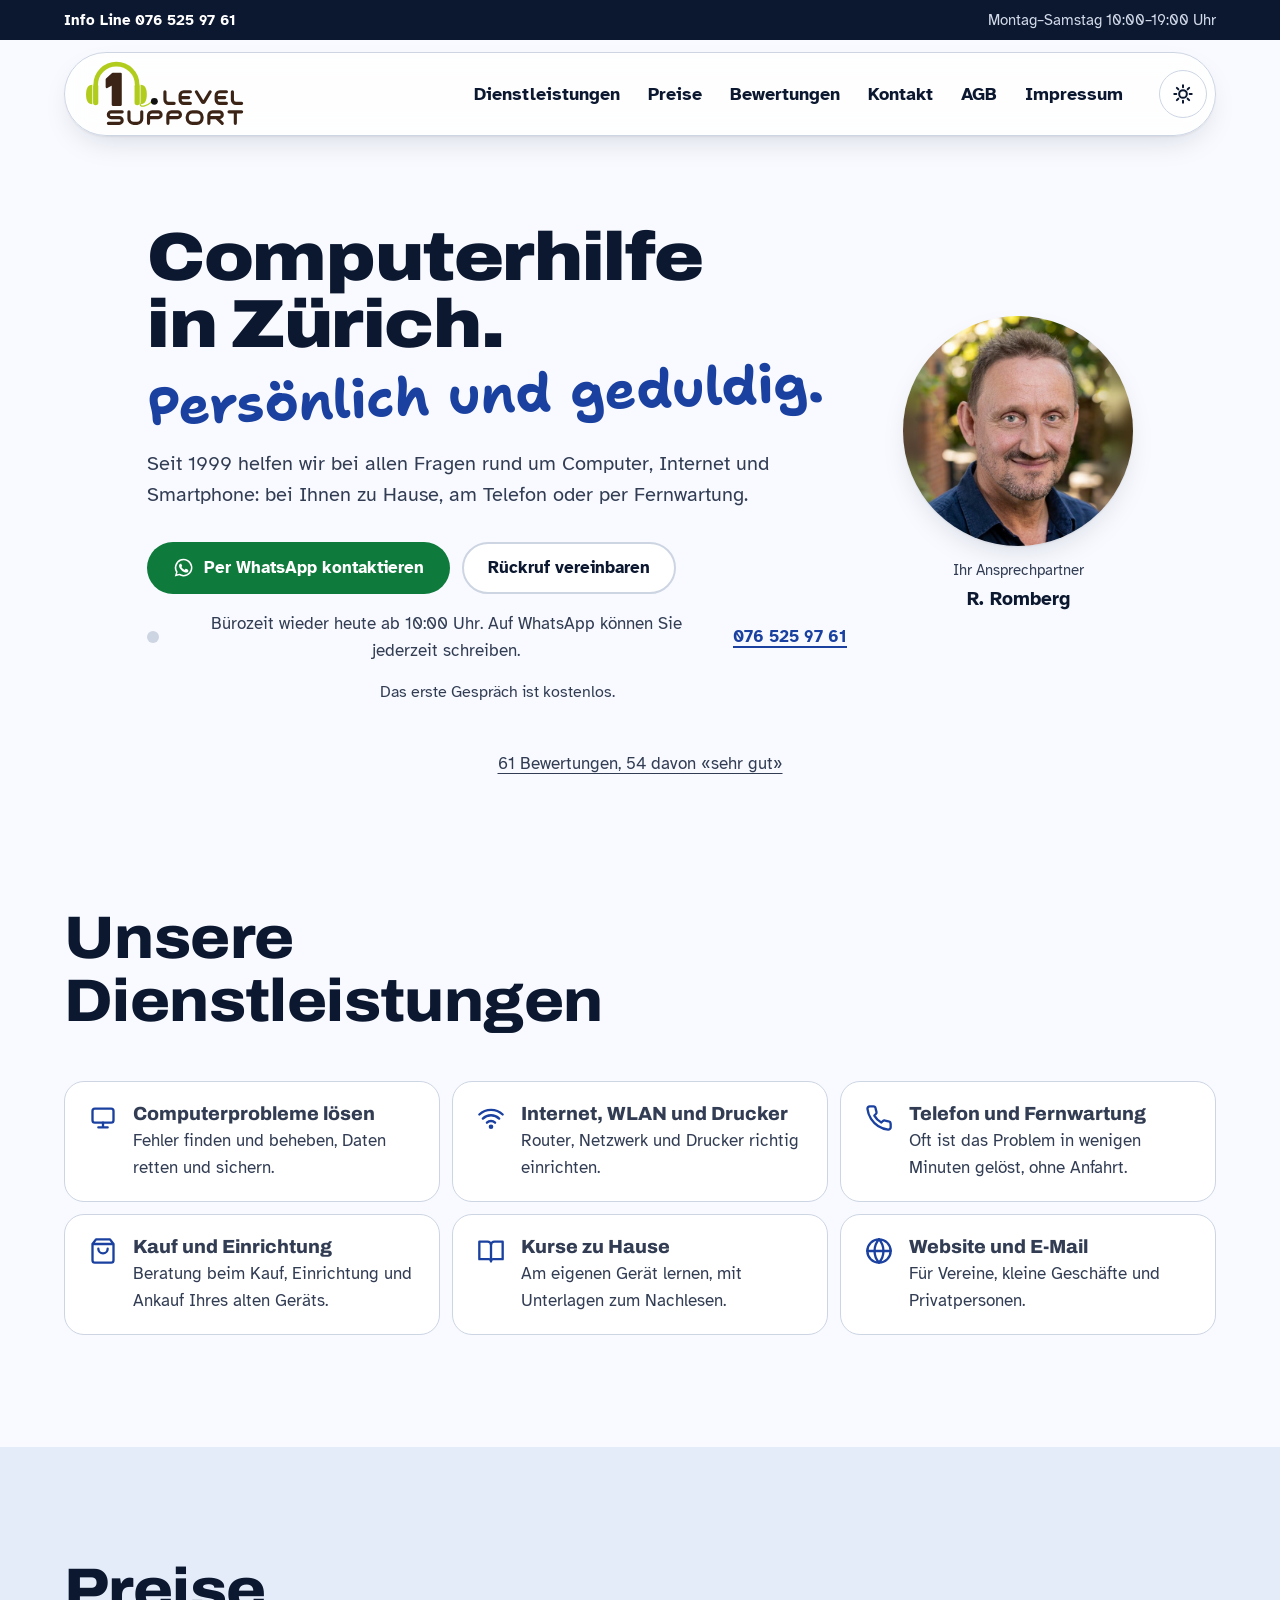
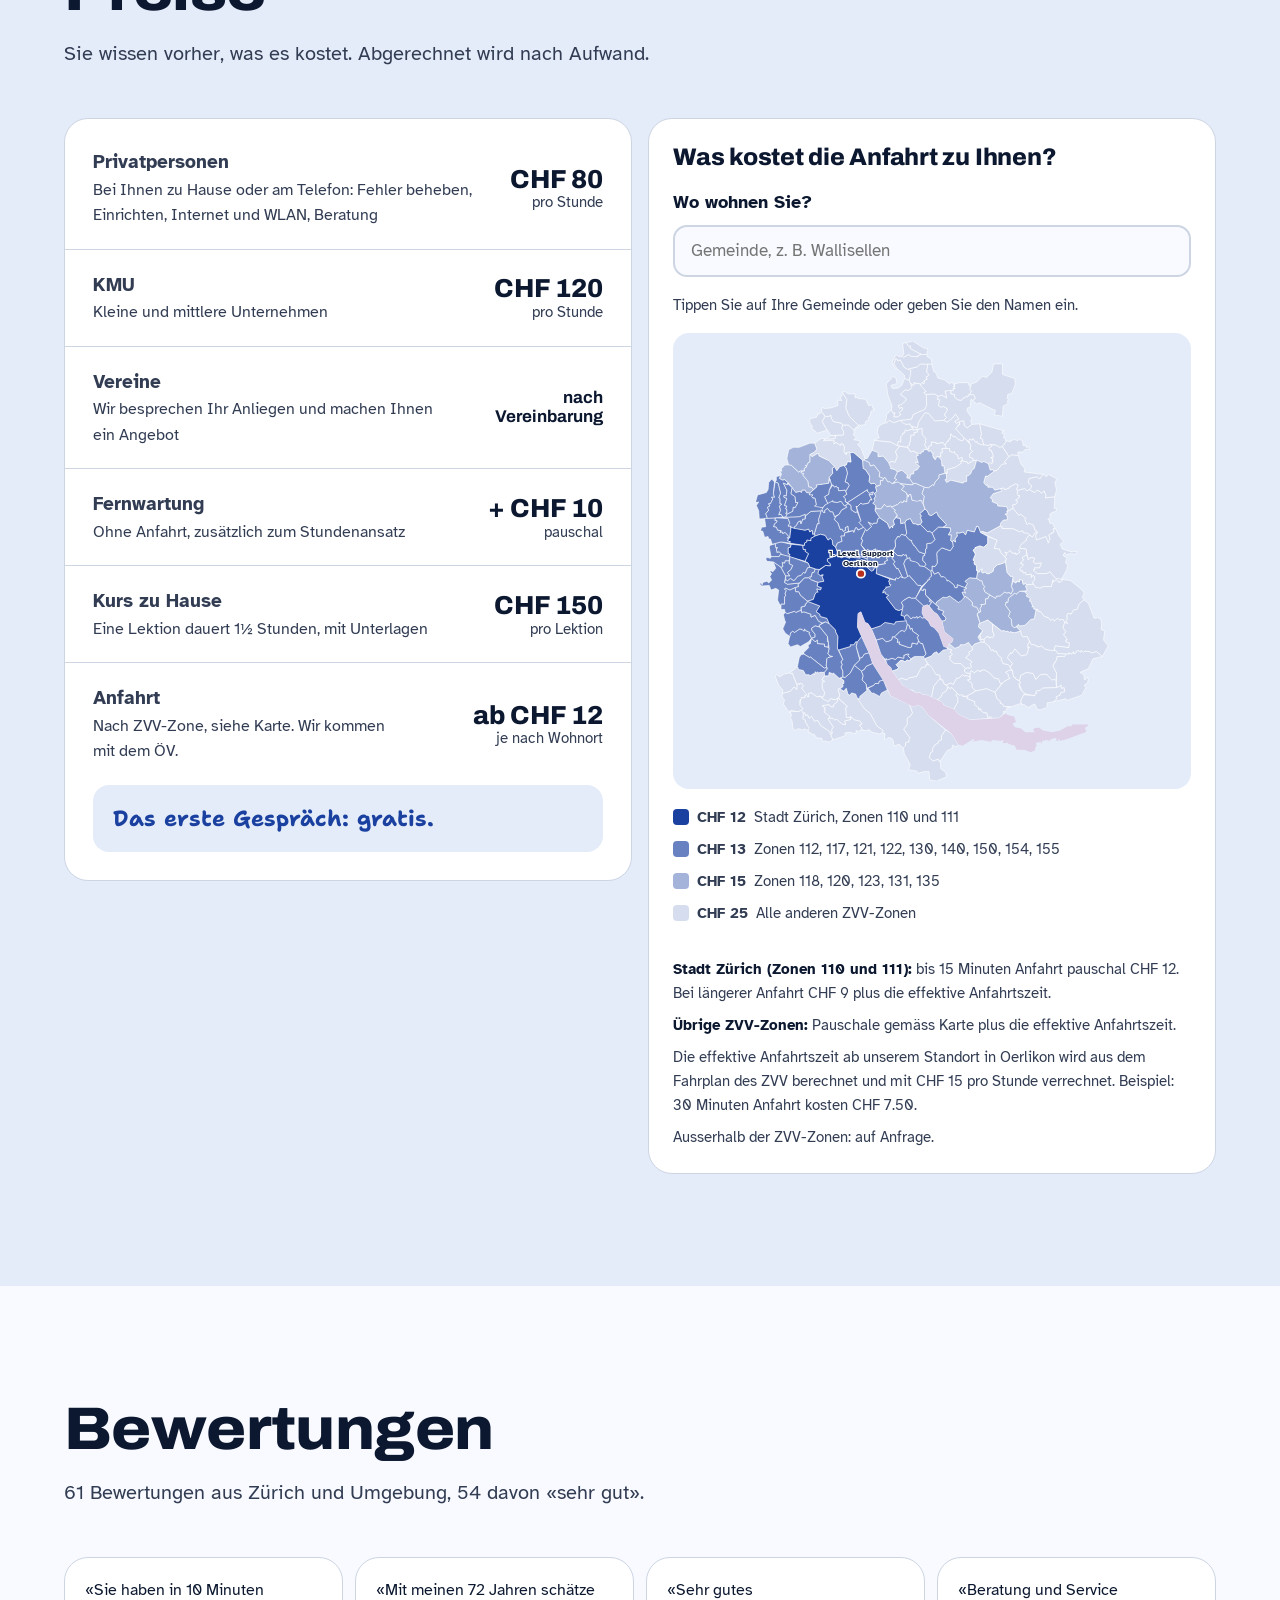
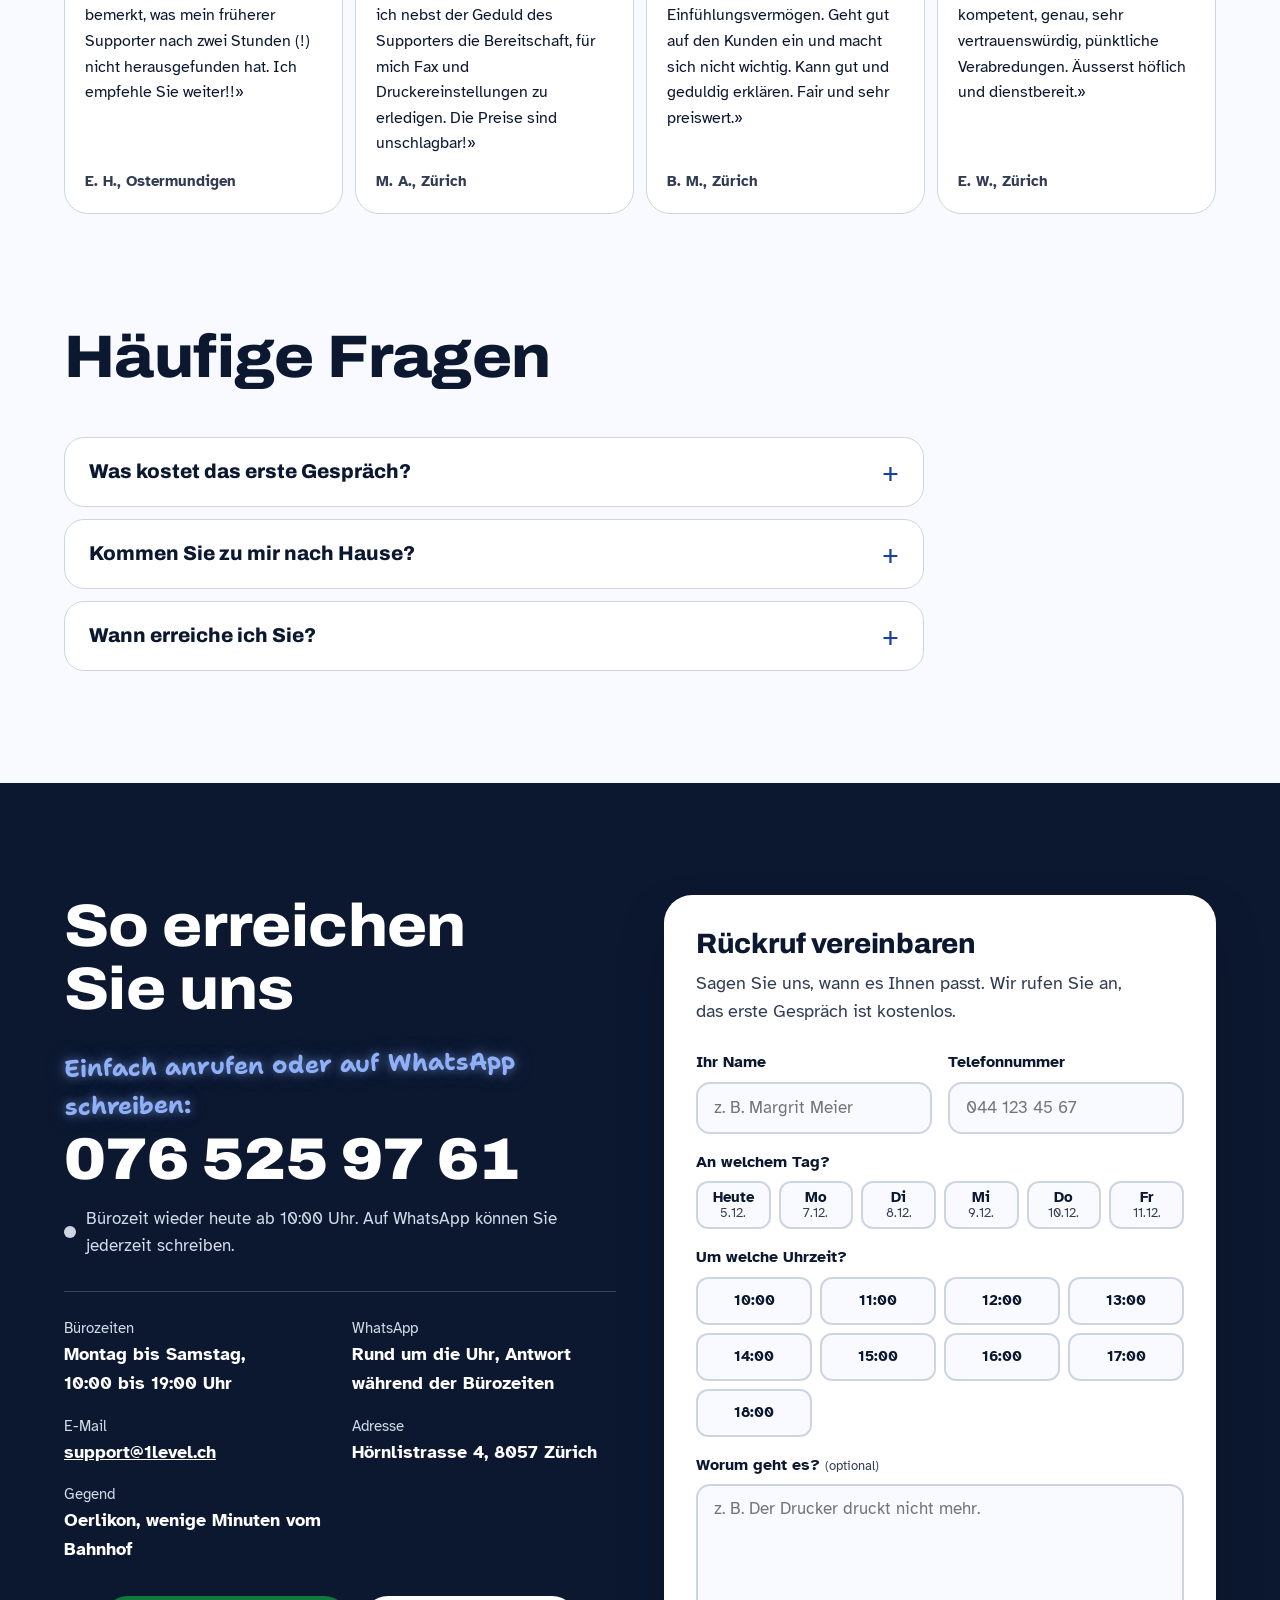
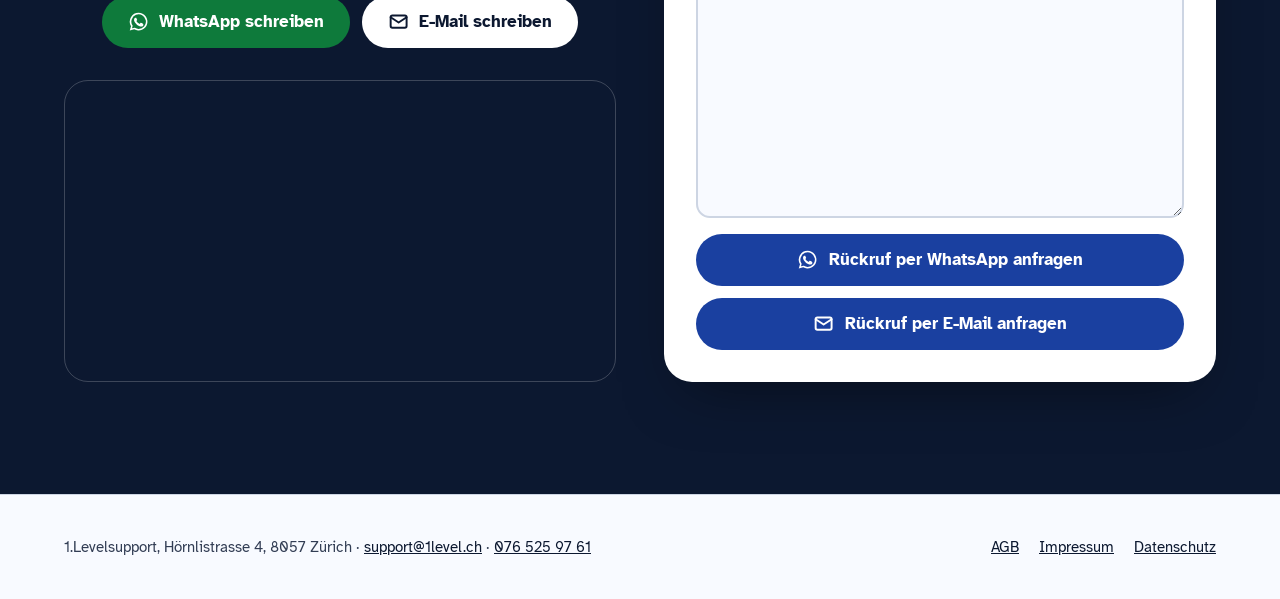
<file: index.html>
<!doctype html>
<html lang="de-CH">
<head>
<meta charset="utf-8">
<meta name="viewport" content="width=device-width, initial-scale=1">
<title>1.Level Support Zürich: Computerhilfe zu Hause, am Telefon und per Fernwartung</title>
<meta name="description" content="1.Level Support hilft seit 1999 in Zürich bei allen Computerfragen: zu Hause, am Telefon oder per Fernwartung. Das erste Gespräch ist kostenlos. 076 525 97 61.">
<link rel="canonical" href="https://www.1level.ch/">
<meta property="og:title" content="1.Level Support Zürich: Computerhilfe zu Hause, am Telefon und per Fernwartung">
<meta property="og:description" content="Computerhilfe zu Hause, am Telefon und per Fernwartung. Seit 1999 in Zürich. Das erste Gespräch ist kostenlos.">
<meta property="og:type" content="website">
<meta property="og:locale" content="de_CH">
<meta property="og:image" content="https://www.1level.ch/img/rolf-portrait.jpg">
<meta name="theme-color" content="#0c1830">
<script>try{var t=localStorage.getItem('theme');if(t==='dark'||t==='light')document.documentElement.setAttribute('data-theme',t)}catch(e){}</script>
<link rel="icon" href="favicon-2026-11-11.svg" type="image/svg+xml">
<link rel="preload" href="fonts/Archivo-400-900.woff2" as="font" type="font/woff2" crossorigin="anonymous">
<link rel="stylesheet" href="site.css">
<script type="application/ld+json">
{"@context":"https://schema.org","@type":"LocalBusiness","name":"1.Level Support","legalName":"1.Levelsupport","url":"https://www.1level.ch/","image":"https://www.1level.ch/img/rolf-portrait.jpg","telephone":"+41 76 525 97 61","email":"support@1level.ch","founder":{"@type":"Person","name":"Rolf Romberg"},"foundingDate":"1999","address":{"@type":"PostalAddress","streetAddress":"Hörnlistrasse 4","postalCode":"8057","addressLocality":"Zürich","addressCountry":"CH"},"openingHoursSpecification":[{"@type":"OpeningHoursSpecification","dayOfWeek":["Monday","Tuesday","Wednesday","Thursday","Friday","Saturday"],"opens":"10:00","closes":"19:00"}],"areaServed":{"@type":"AdministrativeArea","name":"Kanton Zürich"},"priceRange":"CHF 80–120 pro Stunde"}
</script>
</head>
<body>
<a class="skip" href="#main">Zum Inhalt springen</a>

<div class="topbar">
  <div class="wrap">
    <a href="tel:+41765259761"><b class="tb-long">Info Line </b>076 525 97 61</a>
    <span><b class="tb-long">Montag–Samstag</b><b class="tb-short">Mo–Sa</b> 10:00–19:00 Uhr</span>
  </div>
</div>

<header class="header">
  <div class="wrap">
    <div class="bar">
      <a class="logo" href="#top" aria-label="1.Level Support, zum Seitenanfang">
        <svg class="logo-mark" viewBox="30 20 1530 630" aria-hidden="true"><path d="M132,248 A198,198 0 0 1 528,248" style="fill:none;stroke:var(--logo-phone)" stroke-width="44"/><rect x="107.0" y="236" width="50" height="206" rx="25" style="fill:var(--logo-phone)"/><path d="M100.0,246 C56.0,246 40.0,284 40.0,339.0 C40.0,394 56.0,432 100.0,432 Z" style="fill:var(--logo-phone)"/><rect x="503.0" y="236" width="50" height="206" rx="25" style="fill:var(--logo-phone)"/><path d="M560.0,246 C604.0,246 620.0,284 620.0,339.0 C620.0,394 604.0,432 560.0,432 Z" style="fill:var(--logo-phone)"/><polygon points="296,142 370,142 370,438 296,438 296,236 238,268 238,196" style="fill:var(--logo-ink);stroke:var(--logo-ink)" stroke-width="22" stroke-linejoin="round"/><path d="M556,430 C556,476 636,439 662,413" style="fill:none;stroke:var(--logo-phone)" stroke-width="12" stroke-linecap="round"/><circle cx="692" cy="405" r="33" style="fill:var(--logo-dot)"/><path d="M793.0,314.0 L793.0,390.0 A34.0,34.0 0 0 0 827.0,424.0 L881.0,424.0 M1036.0,314.0 L972.0,314.0 A34.0,34.0 0 0 0 938.0,348.0 L938.0,390.0 A34.0,34.0 0 0 0 972.0,424.0 L1036.0,424.0 M938.0,369.0 L1020.0,369.0 M1093.0,314.0 L1150.4,409.7 A10.0,10.0 0 0 0 1167.6,409.7 L1225.0,314.0 M1380.0,314.0 L1316.0,314.0 A34.0,34.0 0 0 0 1282.0,348.0 L1282.0,390.0 A34.0,34.0 0 0 0 1316.0,424.0 L1380.0,424.0 M1282.0,369.0 L1364.0,369.0 M1437.0,314.0 L1437.0,390.0 A34.0,34.0 0 0 0 1471.0,424.0 L1525.0,424.0 M385.0,505.0 L280.5,505.0 A27.5,27.5 0 0 0 253.0,532.5 L253.0,532.5 A27.5,27.5 0 0 0 280.5,560.0 L357.5,560.0 A27.5,27.5 0 0 1 385.0,587.5 L385.0,587.5 A27.5,27.5 0 0 1 357.5,615.0 L253.0,615.0 M449.7,505.0 L449.7,571.0 A44.0,44.0 0 0 0 493.7,615.0 L527.7,615.0 A44.0,44.0 0 0 0 571.7,571.0 L571.7,505.0 M636.3,615.0 L636.3,539.0 A34.0,34.0 0 0 1 670.3,505.0 L728.8,505.0 A27.5,27.5 0 0 1 756.3,532.5 L756.3,532.5 A27.5,27.5 0 0 1 728.8,560.0 L636.3,560.0 M821.0,615.0 L821.0,539.0 A34.0,34.0 0 0 1 855.0,505.0 L913.5,505.0 A27.5,27.5 0 0 1 941.0,532.5 L941.0,532.5 A27.5,27.5 0 0 1 913.5,560.0 L821.0,560.0 M1055.7,505.0 L1097.7,505.0 A50.0,50.0 0 0 1 1147.7,555.0 L1147.7,565.0 A50.0,50.0 0 0 1 1097.7,615.0 L1055.7,615.0 A50.0,50.0 0 0 1 1005.7,565.0 L1005.7,555.0 A50.0,50.0 0 0 1 1055.7,505.0 Z M1212.3,615.0 L1212.3,539.0 A34.0,34.0 0 0 1 1246.3,505.0 L1312.8,505.0 A27.5,27.5 0 0 1 1340.3,532.5 L1340.3,532.5 A27.5,27.5 0 0 1 1312.8,560.0 L1212.3,560.0 M1284.3,560.0 L1340.3,615.0 M1405.0,505.0 L1525.0,505.0 M1465.0,505.0 L1465.0,615.0" style="fill:none;stroke:var(--logo-ink)" stroke-width="30" stroke-linecap="round" stroke-linejoin="round"/><metadata><c2pa:manifest>[base64]/[base64]/[base64]/gLplZ2JehZJZrgTR+dwCtMyy2c804yAP+6JjdXJseCpzZWxmI2p1bWJmPWMycGEuYXNzZXJ0aW9ucy9jMnBhLmFjdGlvbnMudjJkaGFzaFggMZt6UhfP42lPyD9VwFcO9ZGZA6ngs4Y/[base64]/[base64]/3cyjxFA3Qo5S46fX0/ihY0VZ7mfb9KF703t5OjWDBWMA4GA1UdDwEB/wQEAwIHgDAVBgNVHSUEDjAMBgorBgEEAYPoXgIBMAwGA1UdEwEB/wQCMAAwHwYDVR0jBBgwFoAUzlHiBIFOZFsj+OPEz5o+nMHXXMIwCgYIKoZIzj0EAwMDZwAwZAIwMXMdFJ4BetLLVY7ORuE9noqbbAZOZn/aArXyTwFAZfKrPzxF2vPoJNf1+UCdg1XGAjBwX1zd9WGqYkqmL5SFqw1QySjr1zJfpJM9+1rdDwSPLMOPOjKuiXjoU/[base64]/ty4MPUXU28XXHtdjOmTWGSn8eC+kv+VtsXQ0RHJrE3UGOEX8wu8nIIT7wbc1eKU=</c2pa:manifest></metadata></svg>
      </a>
      <nav class="nav" aria-label="Hauptnavigation">
        <a href="#leistungen">Dienstleistungen</a>
        <a href="#preise">Preise</a>
        <a href="#stimmen">Bewertungen</a>
        <a href="#kontakt">Kontakt</a>
        <a href="agb.html">AGB</a>
        <a href="impressum.html">Impressum</a>
      </nav>
      <a class="btn btn-primary btn-small" href="tel:+41765259761"><svg viewBox="0 0 24 24" fill="none" stroke="currentColor" stroke-width="2.2" stroke-linecap="round" stroke-linejoin="round" aria-hidden="true"><path d="M22 16.9v3a2 2 0 0 1-2.2 2 19.8 19.8 0 0 1-8.6-3.1 19.5 19.5 0 0 1-6-6A19.8 19.8 0 0 1 2.1 4.2 2 2 0 0 1 4.1 2h3a2 2 0 0 1 2 1.7c.1 1 .4 1.9.7 2.8a2 2 0 0 1-.5 2.1L8 9.9a16 16 0 0 0 6 6l1.3-1.3a2 2 0 0 1 2.1-.4c.9.3 1.8.6 2.8.7a2 2 0 0 1 1.7 2z"/></svg>Anrufen</a>
      <button class="theme-btn" type="button" aria-label="Dunkler Modus" aria-pressed="false"><svg class="sun" viewBox="0 0 24 24" aria-hidden="true"><g fill="none" stroke="currentColor" stroke-width="2.2" stroke-linecap="round"><circle cx="12" cy="12" r="4.2"/><path d="M12 2.5v2.2M12 19.3v2.2M2.5 12h2.2M19.3 12h2.2M5.3 5.3l1.6 1.6M17.1 17.1l1.6 1.6M18.7 5.3l-1.6 1.6M6.9 17.1l-1.6 1.6"/></g></svg><svg class="moon" viewBox="0 0 24 24" aria-hidden="true"><path fill="none" stroke="currentColor" stroke-width="2.2" stroke-linecap="round" stroke-linejoin="round" d="M20.5 14.2A8.5 8.5 0 0 1 9.8 3.5a8.5 8.5 0 1 0 10.7 10.7z"/></svg></button>
      <button class="menu-btn" type="button" aria-expanded="false" aria-controls="mobile-nav" aria-label="Menü öffnen"><span></span><span></span><span></span></button>
    </div>
  </div>
  <nav class="mobile-nav" id="mobile-nav" aria-label="Menü">
    <a href="#leistungen">Dienstleistungen</a>
    <a href="#preise">Preise</a>
    <a href="#stimmen">Bewertungen</a>
    <a href="#kontakt">Kontakt</a>
    <a href="agb.html">AGB</a>
    <a href="impressum.html">Impressum</a>
  </nav>
</header>

<main id="main">
  <section class="hero" id="top" aria-labelledby="hero-title">
    <div class="wrap">
      <div>
        <h1 id="hero-title">Computerhilfe in Zürich. <span class="hand">Persönlich und geduldig.</span></h1>
        <p class="lead">Seit 1999 helfen wir bei allen Fragen rund um Computer, Internet und Smartphone: bei Ihnen zu Hause, am Telefon oder per Fernwartung.</p>
        <div class="cta-group">
        <div class="hero-actions">
          <a class="btn btn-primary only-touch" href="tel:+41765259761"><svg viewBox="0 0 24 24" fill="none" stroke="currentColor" stroke-width="2.2" stroke-linecap="round" stroke-linejoin="round" aria-hidden="true"><path d="M22 16.9v3a2 2 0 0 1-2.2 2 19.8 19.8 0 0 1-8.6-3.1 19.5 19.5 0 0 1-6-6A19.8 19.8 0 0 1 2.1 4.2 2 2 0 0 1 4.1 2h3a2 2 0 0 1 2 1.7c.1 1 .4 1.9.7 2.8a2 2 0 0 1-.5 2.1L8 9.9a16 16 0 0 0 6 6l1.3-1.3a2 2 0 0 1 2.1-.4c.9.3 1.8.6 2.8.7a2 2 0 0 1 1.7 2z"/></svg>076 525 97 61 anrufen</a>
          <a class="btn btn-wa only-desk" href="https://wa.me/41765259761?text=Gr%C3%BCezi%2C%20ich%20brauche%20Hilfe%20mit%20meinem%20Computer." target="_blank" rel="noopener"><svg viewBox="0 0 24 24" fill="currentColor" aria-hidden="true"><path d="M12 2a10 10 0 0 0-8.6 15.1L2 22l5-1.3A10 10 0 1 0 12 2zm0 18.2a8.2 8.2 0 0 1-4.2-1.2l-.3-.2-3 .8.8-2.9-.2-.3A8.2 8.2 0 1 1 12 20.2zm4.5-6.1c-.2-.1-1.5-.7-1.7-.8-.2-.1-.4-.1-.6.1l-.8 1c-.1.2-.3.2-.5.1a6.7 6.7 0 0 1-3.3-2.9c-.3-.4.2-.4.7-1.3.1-.2 0-.3 0-.4l-.8-1.8c-.2-.5-.4-.4-.6-.4h-.5a1 1 0 0 0-.7.3 3 3 0 0 0-.9 2.2 5.1 5.1 0 0 0 1.1 2.7 11.6 11.6 0 0 0 4.5 4c1.7.7 2.3.8 3.1.6.5-.1 1.5-.6 1.7-1.2.2-.6.2-1.1.2-1.2-.1-.1-.3-.2-.5-.3z"/></svg>Per WhatsApp kontaktieren</a>
          <a class="btn btn-ghost" href="#kontakt">Rückruf vereinbaren</a>
        </div>
        <p class="status" data-status><span class="status-text">Bürozeiten Montag bis Samstag, 10:00 bis 19:00 Uhr</span><a class="link only-desk" href="tel:+41765259761">076 525 97 61</a></p>
        <p class="hero-note">Das erste Gespräch ist kostenlos. <span class="only-touch">Lieber schreiben? <a class="link" href="https://wa.me/41765259761?text=Gr%C3%BCezi%2C%20ich%20brauche%20Hilfe%20mit%20meinem%20Computer." target="_blank" rel="noopener">Per WhatsApp</a></span></p>
        </div>
      </div>
      <figure class="hero-photo">
        <img src="img/rolf-portrait-round.jpg" alt="Porträt von R. Romberg, Ihrem Ansprechpartner bei 1.Level Support" width="600" height="600" fetchpriority="high">
        <figcaption>Ihr Ansprechpartner<b>R. Romberg</b></figcaption>
      </figure>
    </div>
    <p class="proof-line"><a href="#stimmen">61 Bewertungen, 54 davon «sehr gut»</a></p>
  </section>

  <section class="section" id="leistungen" aria-labelledby="l-title">
    <div class="wrap">
      <div class="section-head rise">
        <h2 id="l-title">Unsere Dienstleistungen</h2>
      </div>
      <ul class="svc rise">
        <li><svg viewBox="0 0 24 24" fill="none" stroke="currentColor" stroke-width="2" stroke-linecap="round" stroke-linejoin="round" aria-hidden="true"><rect x="3" y="4" width="18" height="12" rx="2"/><path d="M8 20h8M12 16v4"/></svg><span><b>Computerprobleme lösen</b>Fehler finden und beheben, Daten retten und sichern.</span></li>
        <li><svg viewBox="0 0 24 24" fill="none" stroke="currentColor" stroke-width="2" stroke-linecap="round" stroke-linejoin="round" aria-hidden="true"><path d="M5 12.5a10 10 0 0 1 14 0M8.5 16a5 5 0 0 1 7 0"/><circle cx="12" cy="19.5" r="1"/><path d="M2 9a14.5 14.5 0 0 1 20 0"/></svg><span><b>Internet, WLAN und Drucker</b>Router, Netzwerk und Drucker richtig einrichten.</span></li>
        <li><svg viewBox="0 0 24 24" fill="none" stroke="currentColor" stroke-width="2" stroke-linecap="round" stroke-linejoin="round" aria-hidden="true"><path d="M22 16.9v3a2 2 0 0 1-2.2 2 19.8 19.8 0 0 1-8.6-3.1 19.5 19.5 0 0 1-6-6A19.8 19.8 0 0 1 2.1 4.2 2 2 0 0 1 4.1 2h3a2 2 0 0 1 2 1.7c.1 1 .4 1.9.7 2.8a2 2 0 0 1-.5 2.1L8 9.9a16 16 0 0 0 6 6l1.3-1.3a2 2 0 0 1 2.1-.4c.9.3 1.8.6 2.8.7a2 2 0 0 1 1.7 2z"/></svg><span><b>Telefon und Fernwartung</b>Oft ist das Problem in wenigen Minuten gelöst, ohne Anfahrt.</span></li>
        <li><svg viewBox="0 0 24 24" fill="none" stroke="currentColor" stroke-width="2" stroke-linecap="round" stroke-linejoin="round" aria-hidden="true"><path d="M6 2 3 6v14a2 2 0 0 0 2 2h14a2 2 0 0 0 2-2V6l-3-4zM3 6h18M16 10a4 4 0 0 1-8 0"/></svg><span><b>Kauf und Einrichtung</b>Beratung beim Kauf, Einrichtung und Ankauf Ihres alten Geräts.</span></li>
        <li><svg viewBox="0 0 24 24" fill="none" stroke="currentColor" stroke-width="2" stroke-linecap="round" stroke-linejoin="round" aria-hidden="true"><path d="M2 4h7a3 3 0 0 1 3 3v14a2 2 0 0 0-2-2H2zM22 4h-7a3 3 0 0 0-3 3v14a2 2 0 0 1 2-2h8z"/></svg><span><b>Kurse zu Hause</b>Am eigenen Gerät lernen, mit Unterlagen zum Nachlesen.</span></li>
        <li><svg viewBox="0 0 24 24" fill="none" stroke="currentColor" stroke-width="2" stroke-linecap="round" stroke-linejoin="round" aria-hidden="true"><circle cx="12" cy="12" r="10"/><path d="M2 12h20M12 2a15 15 0 0 1 0 20M12 2a15 15 0 0 0 0 20"/></svg><span><b>Website und E-Mail</b>Für Vereine, kleine Geschäfte und Privatpersonen.</span></li>
      </ul>
    </div>
  </section>

  <section class="section" id="preise" style="background:var(--tint)" aria-labelledby="p-title">
    <div class="wrap">
      <div class="section-head rise">
        <h2 id="p-title">Preise</h2>
        <p>Sie wissen vorher, was es kostet. Abgerechnet wird nach Aufwand.</p>
      </div>
      <div class="prices-grid">
        <div class="panel rise">
          <ul class="price-list">
            <li><span><b>Privatpersonen</b><span>Bei Ihnen zu Hause oder am Telefon: Fehler beheben, Einrichten, Internet und WLAN, Beratung</span></span><span class="amt">CHF 80<small>pro Stunde</small></span></li>
            <li><span><b>KMU</b><span>Kleine und mittlere Unternehmen</span></span><span class="amt">CHF 120<small>pro Stunde</small></span></li>
            <li><span><b>Vereine</b><span>Wir besprechen Ihr Anliegen und machen Ihnen ein Angebot</span></span><span class="amt amt-text">nach Vereinbarung</span></li>
            <li><span><b>Fernwartung</b><span>Ohne Anfahrt, zusätzlich zum Stundenansatz</span></span><span class="amt">+ CHF 10<small>pauschal</small></span></li>
            <li><span><b>Kurs zu Hause</b><span>Eine Lektion dauert 1½ Stunden, mit Unterlagen</span></span><span class="amt">CHF 150<small>pro Lektion</small></span></li>
            <li><span><b>Anfahrt</b><span>Nach ZVV-Zone, siehe Karte. Wir kommen mit&nbsp;dem&nbsp;ÖV.</span></span><span class="amt">ab CHF 12<small>je nach Wohnort</small></span></li>
          </ul>
          <div class="free"><span class="hand">Das erste Gespräch: gratis.</span></div>
        </div>
        <div class="panel map-panel rise" id="anfahrt">
          <h3>Was kostet die Anfahrt zu Ihnen?</h3>
          <label for="map-q">Wo wohnen Sie?
            <input id="map-q" class="field" list="map-towns" placeholder="Gemeinde, z. B. Wallisellen" autocomplete="off">
          </label>
          <datalist id="map-towns"></datalist>
          <div class="map-out" id="map-out" aria-live="polite"><small>Tippen Sie auf Ihre Gemeinde oder geben Sie den Namen ein.</small></div>
          <div class="map-wrap"><svg id="zh-map" role="img" aria-label="Karte des Kantons Zürich, eingefärbt nach Anfahrtspreis"></svg></div>
          <ul class="legend" id="map-legend"></ul>
          <div class="map-note">
            <p><b>Stadt Zürich (Zonen 110 und 111):</b> bis 15 Minuten Anfahrt pauschal CHF 12. Bei längerer Anfahrt CHF 9 plus die effektive Anfahrtszeit.</p>
            <p><b>Übrige ZVV-Zonen:</b> Pauschale gemäss Karte plus die effektive Anfahrtszeit.</p>
            <p>Die effektive Anfahrtszeit ab unserem Standort in Oerlikon wird aus dem Fahrplan des ZVV berechnet und mit CHF 15 pro Stunde verrechnet. Beispiel: 30 Minuten Anfahrt kosten CHF 7.50.</p>
            <p>Ausserhalb der ZVV-Zonen: auf Anfrage.</p>
          </div>
        </div>
      </div>
    </div>
  </section>

  <section class="section" id="stimmen" aria-labelledby="r-title">
    <div class="wrap">
      <div class="section-head rise">
        <h2 id="r-title">Bewertungen</h2>
        <p>61 Bewertungen aus Zürich und Umgebung, 54 davon «sehr gut».</p>
      </div>
      <div class="rv-row">
        <figure class="rv rise"><blockquote>«Sie haben in 10 Minuten bemerkt, was mein früherer Supporter nach zwei Stunden (!) nicht herausgefunden hat. Ich empfehle Sie weiter!!»</blockquote><figcaption><b>E. H., Ostermundigen</b></figcaption></figure>
        <figure class="rv rise"><blockquote>«Mit meinen 72 Jahren schätze ich nebst der Geduld des Supporters die Bereitschaft, für mich Fax und Druckereinstellungen zu erledigen. Die Preise sind unschlagbar!»</blockquote><figcaption><b>M. A., Zürich</b></figcaption></figure>
        <figure class="rv rise"><blockquote>«Sehr gutes Einfühlungsvermögen. Geht gut auf den Kunden ein und macht sich nicht wichtig. Kann gut und geduldig erklären. Fair und sehr preiswert.»</blockquote><figcaption><b>B. M., Zürich</b></figcaption></figure>
        <figure class="rv rise"><blockquote>«Beratung und Service kompetent, genau, sehr vertrauenswürdig, pünktliche Verabredungen. Äusserst höflich und dienstbereit.»</blockquote><figcaption><b>E. W., Zürich</b></figcaption></figure>
      </div>
    </div>
  </section>

  <section class="section" id="fragen" style="padding-top:0" aria-labelledby="f-title">
    <div class="wrap">
      <div class="section-head rise">
        <h2 id="f-title">Häufige Fragen</h2>
      </div>
      <div class="faq">
        <details class="rise"><summary>Was kostet das erste Gespräch?</summary><p>Nichts. Sie schildern uns am Telefon oder auf WhatsApp, wo das Problem liegt. Wir sagen Ihnen, wie wir helfen können und was es ungefähr kostet.</p></details>
        <details class="rise"><summary>Kommen Sie zu mir nach Hause?</summary><p>Ja, in Zürich und Umgebung. Die Anfahrtskosten für Ihren Wohnort zeigt die Karte oben.</p></details>
        <details class="rise"><summary>Wann erreiche ich Sie?</summary><p>Unsere Bürozeiten sind Montag bis Samstag von 10:00 bis 19:00 Uhr, Telefon 076 525 97 61. Auf WhatsApp können Sie uns rund um die Uhr schreiben; wir antworten während der Bürozeiten.</p></details>
      </div>
    </div>
  </section>

  <section class="section contact" id="kontakt" aria-labelledby="k-title">
    <div class="wrap">
      <div>
        <h2 id="k-title">So erreichen Sie uns</h2>
        <span class="hand">Einfach anrufen oder auf WhatsApp schreiben:</span>
        <a class="phone" href="tel:+41765259761">076 525 97 61</a>
        <p class="status" data-status><span class="status-text">Bürozeiten Montag bis Samstag, 10:00 bis 19:00 Uhr</span></p>
        <dl class="facts">
          <div><dt>Bürozeiten</dt><dd>Montag bis Samstag, <span style="white-space:nowrap">10:00 bis 19:00 Uhr</span></dd></div>
          <div><dt>WhatsApp</dt><dd>Rund um die Uhr, Antwort während der Bürozeiten</dd></div>
          <div><dt>E-Mail</dt><dd><a href="mailto:support@1level.ch">support@1level.ch</a></dd></div>
          <div><dt>Adresse</dt><dd>Hörnlistrasse 4, 8057 Zürich</dd></div>
          <div><dt>Gegend</dt><dd>Oerlikon, wenige Minuten vom Bahnhof</dd></div>
        </dl>
        <div class="actions">
          <a class="btn btn-wa" href="https://wa.me/41765259761?text=Gr%C3%BCezi%2C%20ich%20brauche%20Hilfe%20mit%20meinem%20Computer." target="_blank" rel="noopener"><svg viewBox="0 0 24 24" fill="currentColor" aria-hidden="true"><path d="M12 2a10 10 0 0 0-8.6 15.1L2 22l5-1.3A10 10 0 1 0 12 2zm0 18.2a8.2 8.2 0 0 1-4.2-1.2l-.3-.2-3 .8.8-2.9-.2-.3A8.2 8.2 0 1 1 12 20.2zm4.5-6.1c-.2-.1-1.5-.7-1.7-.8-.2-.1-.4-.1-.6.1l-.8 1c-.1.2-.3.2-.5.1a6.7 6.7 0 0 1-3.3-2.9c-.3-.4.2-.4.7-1.3.1-.2 0-.3 0-.4l-.8-1.8c-.2-.5-.4-.4-.6-.4h-.5a1 1 0 0 0-.7.3 3 3 0 0 0-.9 2.2 5.1 5.1 0 0 0 1.1 2.7 11.6 11.6 0 0 0 4.5 4c1.7.7 2.3.8 3.1.6.5-.1 1.5-.6 1.7-1.2.2-.6.2-1.1.2-1.2-.1-.1-.3-.2-.5-.3z"/></svg>WhatsApp schreiben</a>
          <a class="btn btn-ghost" href="mailto:support@1level.ch?subject=Anfrage%20Computerhilfe"><svg viewBox="0 0 24 24" fill="none" stroke="currentColor" stroke-width="2.2" stroke-linecap="round" stroke-linejoin="round" aria-hidden="true"><rect x="3" y="5" width="18" height="14" rx="2"/><path d="m3 7 9 6 9-6"/></svg>E-Mail schreiben</a>
        </div>
        <div class="gmap" id="gmap">
          <iframe title="Karte: Hörnlistrasse 4, 8057 Zürich" loading="lazy" referrerpolicy="no-referrer-when-downgrade" src="https://www.google.com/maps?q=H%C3%B6rnlistrasse+4,+8057+Z%C3%BCrich&amp;output=embed"></iframe>
        </div>
      </div>

      <div class="form-card">
        <h3>Rückruf vereinbaren</h3>
        <p>Sagen Sie uns, wann es Ihnen passt. Wir rufen Sie an, <span style="white-space:nowrap">das erste Gespräch ist kostenlos.</span></p>
        <form class="form" id="cb-form" novalidate>
          <div class="row">
            <label>Ihr Name<input class="field" name="name" autocomplete="name" placeholder="z. B. Margrit Meier" required></label>
            <label>Telefonnummer<input class="field" name="tel" type="tel" autocomplete="tel" placeholder="044 123 45 67" required></label>
          </div>
          <fieldset>
            <legend>An welchem Tag?</legend>
            <div class="days" id="cb-days"></div>
          </fieldset>
          <fieldset>
            <legend>Um welche Uhrzeit?</legend>
            <div class="times" id="cb-times"></div>
          </fieldset>
          <label class="msg-label"><span>Worum geht es? <small>(optional)</small></span><textarea class="field" name="msg" placeholder="z. B. Der Drucker druckt nicht mehr."></textarea></label>
          <p class="err-msg" id="cb-err" hidden></p>
          <div class="cb-actions">
          <button class="btn btn-primary" type="submit"><svg viewBox="0 0 24 24" fill="currentColor" aria-hidden="true"><path d="M12 2a10 10 0 0 0-8.6 15.1L2 22l5-1.3A10 10 0 1 0 12 2zm0 18.2a8.2 8.2 0 0 1-4.2-1.2l-.3-.2-3 .8.8-2.9-.2-.3A8.2 8.2 0 1 1 12 20.2zm4.5-6.1c-.2-.1-1.5-.7-1.7-.8-.2-.1-.4-.1-.6.1l-.8 1c-.1.2-.3.2-.5.1a6.7 6.7 0 0 1-3.3-2.9c-.3-.4.2-.4.7-1.3.1-.2 0-.3 0-.4l-.8-1.8c-.2-.5-.4-.4-.6-.4h-.5a1 1 0 0 0-.7.3 3 3 0 0 0-.9 2.2 5.1 5.1 0 0 0 1.1 2.7 11.6 11.6 0 0 0 4.5 4c1.7.7 2.3.8 3.1.6.5-.1 1.5-.6 1.7-1.2.2-.6.2-1.1.2-1.2-.1-.1-.3-.2-.5-.3z"/></svg>Rückruf per WhatsApp anfragen</button>
          <a class="btn btn-primary" href="mailto:support@1level.ch" id="cb-mail"><svg viewBox="0 0 24 24" fill="none" stroke="currentColor" stroke-width="2.2" stroke-linecap="round" stroke-linejoin="round" aria-hidden="true"><rect x="3" y="5" width="18" height="14" rx="2"/><path d="m3 7 9 6 9-6"/></svg>Rückruf per E-Mail anfragen</a>
          </div>
        </form>
      </div>
    </div>
  </section>
</main>

<footer class="footer">
  <div class="wrap">
    <span>1.Levelsupport, Hörnlistrasse 4, 8057 Zürich · <a href="mailto:support@1level.ch">support@1level.ch</a> · <a href="tel:+41765259761">076 525 97 61</a></span>
    <nav aria-label="Rechtliches"><a href="agb.html">AGB</a><a href="impressum.html">Impressum</a><a href="datenschutz.html">Datenschutz</a></nav>
  </div>
</footer>

<div class="callbar" id="callbar">
  <a class="btn btn-primary" href="tel:+41765259761"><svg viewBox="0 0 24 24" fill="none" stroke="currentColor" stroke-width="2.2" stroke-linecap="round" stroke-linejoin="round" aria-hidden="true"><path d="M22 16.9v3a2 2 0 0 1-2.2 2 19.8 19.8 0 0 1-8.6-3.1 19.5 19.5 0 0 1-6-6A19.8 19.8 0 0 1 2.1 4.2 2 2 0 0 1 4.1 2h3a2 2 0 0 1 2 1.7c.1 1 .4 1.9.7 2.8a2 2 0 0 1-.5 2.1L8 9.9a16 16 0 0 0 6 6l1.3-1.3a2 2 0 0 1 2.1-.4c.9.3 1.8.6 2.8.7a2 2 0 0 1 1.7 2z"/></svg>Anrufen</a>
  <a class="btn btn-wa" href="https://wa.me/41765259761?text=Gr%C3%BCezi%2C%20ich%20brauche%20Hilfe%20mit%20meinem%20Computer." target="_blank" rel="noopener"><svg viewBox="0 0 24 24" fill="currentColor" aria-hidden="true"><path d="M12 2a10 10 0 0 0-8.6 15.1L2 22l5-1.3A10 10 0 1 0 12 2zm0 18.2a8.2 8.2 0 0 1-4.2-1.2l-.3-.2-3 .8.8-2.9-.2-.3A8.2 8.2 0 1 1 12 20.2zm4.5-6.1c-.2-.1-1.5-.7-1.7-.8-.2-.1-.4-.1-.6.1l-.8 1c-.1.2-.3.2-.5.1a6.7 6.7 0 0 1-3.3-2.9c-.3-.4.2-.4.7-1.3.1-.2 0-.3 0-.4l-.8-1.8c-.2-.5-.4-.4-.6-.4h-.5a1 1 0 0 0-.7.3 3 3 0 0 0-.9 2.2 5.1 5.1 0 0 0 1.1 2.7 11.6 11.6 0 0 0 4.5 4c1.7.7 2.3.8 3.1.6.5-.1 1.5-.6 1.7-1.2.2-.6.2-1.1.2-1.2-.1-.1-.3-.2-.5-.3z"/></svg>WhatsApp</a>
</div>

<script src="zh.js" defer></script>
<script src="site.js" defer></script>
</body>
</html>
</file>
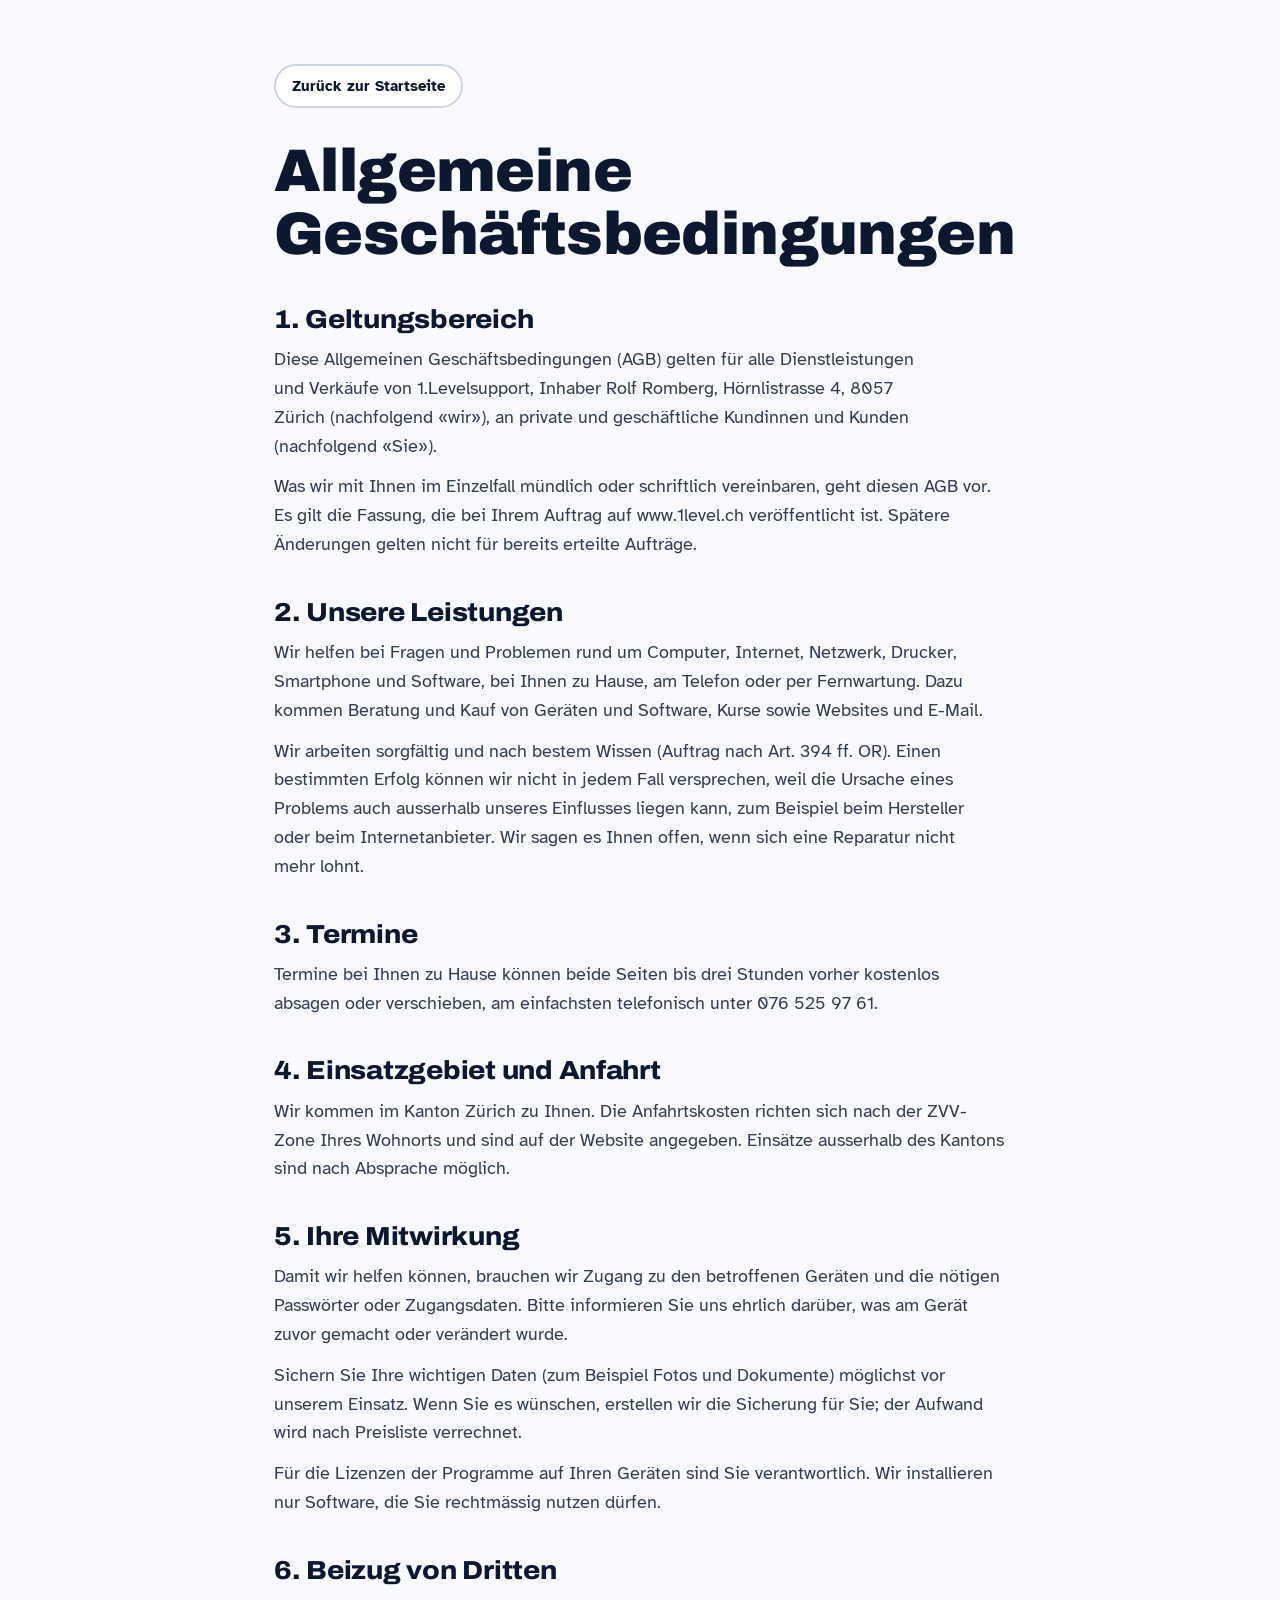
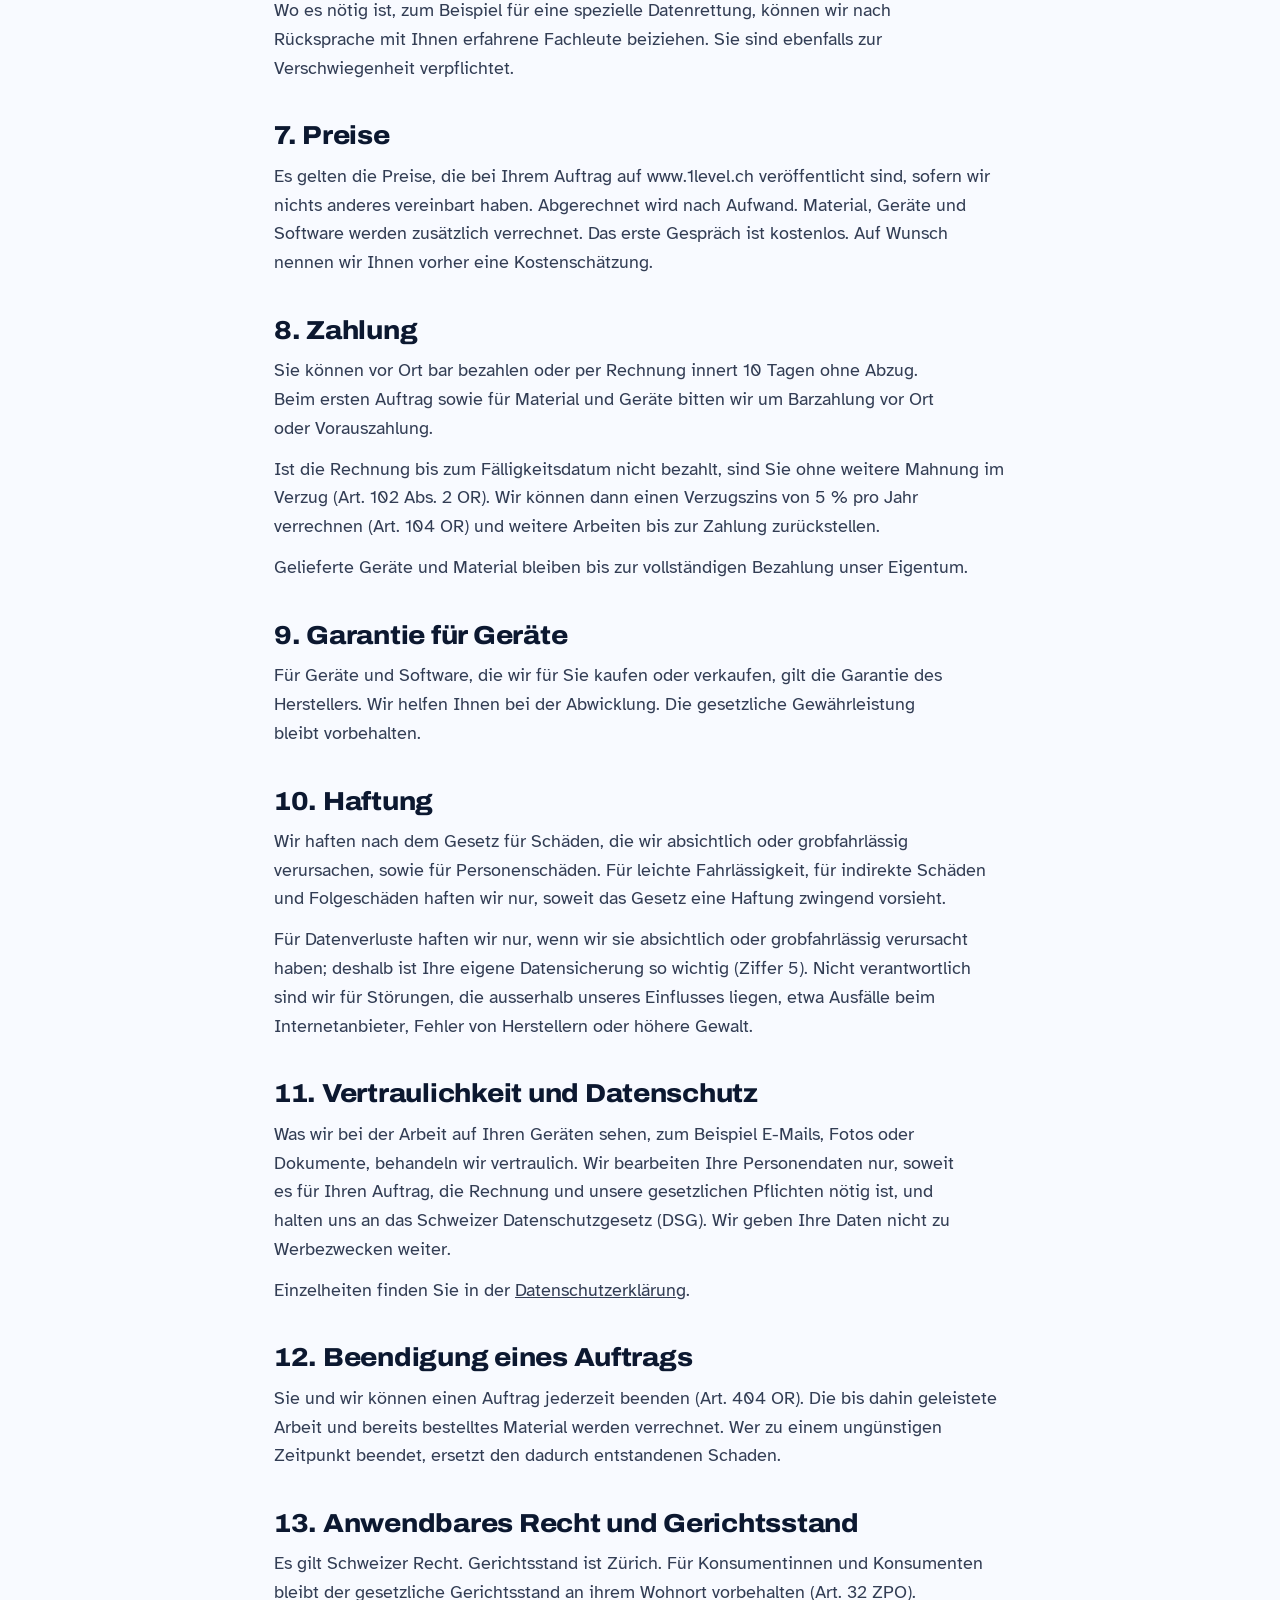
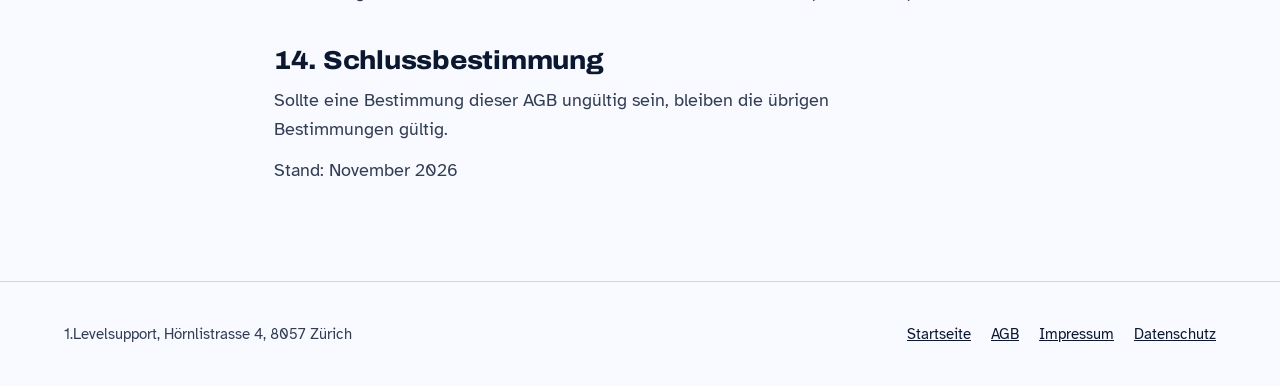
<file: agb.html>
<!doctype html>
<html lang="de-CH">
<head>
<meta charset="utf-8">
<meta name="viewport" content="width=device-width, initial-scale=1">
<title>AGB · 1.Level Support</title>
<meta name="description" content="Allgemeine Geschäftsbedingungen von 1.Level Support, Zürich.">
<meta name="robots" content="noindex">
<link rel="icon" href="favicon-2026-11-11.svg" type="image/svg+xml">
<link rel="stylesheet" href="site.css">
</head>
<body>
<main class="legal" id="main"><div class="wrap">
<a class="btn btn-ghost btn-small back" href="index.html">Zurück zur Startseite</a>
<h1>Allgemeine Geschäftsbedingungen</h1>
<h2>1. Geltungsbereich</h2>
<p>Diese Allgemeinen Geschäftsbedingungen (AGB) gelten für alle Dienstleistungen und Verkäufe von 1.Levelsupport, Inhaber Rolf Romberg, Hörnlistrasse 4, 8057 Zürich (nachfolgend «wir»), an private und geschäftliche Kundinnen und Kunden (nachfolgend «Sie»).</p><p>Was wir mit Ihnen im Einzelfall mündlich oder schriftlich vereinbaren, geht diesen AGB vor. Es gilt die Fassung, die bei Ihrem Auftrag auf www.1level.ch veröffentlicht ist. Spätere Änderungen gelten nicht für bereits erteilte Aufträge.</p>
<h2>2. Unsere Leistungen</h2>
<p>Wir helfen bei Fragen und Problemen rund um Computer, Internet, Netzwerk, Drucker, Smartphone und Software, bei Ihnen zu Hause, am Telefon oder per Fernwartung. Dazu kommen Beratung und Kauf von Geräten und Software, Kurse sowie Websites und E-Mail.</p><p>Wir arbeiten sorgfältig und nach bestem Wissen (Auftrag nach Art. 394 ff. OR). Einen bestimmten Erfolg können wir nicht in jedem Fall versprechen, weil die Ursache eines Problems auch ausserhalb unseres Einflusses liegen kann, zum Beispiel beim Hersteller oder beim Internetanbieter. Wir sagen es Ihnen offen, wenn sich eine Reparatur nicht mehr lohnt.</p>
<h2>3. Termine</h2>
<p>Termine bei Ihnen zu Hause können beide Seiten bis drei Stunden vorher kostenlos absagen oder verschieben, am einfachsten telefonisch unter 076 525 97 61.</p>
<h2>4. Einsatzgebiet und Anfahrt</h2>
<p>Wir kommen im Kanton Zürich zu Ihnen. Die Anfahrtskosten richten sich nach der ZVV-Zone Ihres Wohnorts und sind auf der Website angegeben. Einsätze ausserhalb des Kantons sind nach Absprache möglich.</p>
<h2>5. Ihre Mitwirkung</h2>
<p>Damit wir helfen können, brauchen wir Zugang zu den betroffenen Geräten und die nötigen Passwörter oder Zugangsdaten. Bitte informieren Sie uns ehrlich darüber, was am Gerät zuvor gemacht oder verändert wurde.</p><p>Sichern Sie Ihre wichtigen Daten (zum Beispiel Fotos und Dokumente) möglichst vor unserem Einsatz. Wenn Sie es wünschen, erstellen wir die Sicherung für Sie; der Aufwand wird nach Preisliste verrechnet.</p><p>Für die Lizenzen der Programme auf Ihren Geräten sind Sie verantwortlich. Wir installieren nur Software, die Sie rechtmässig nutzen dürfen.</p>
<h2>6. Beizug von Dritten</h2>
<p>Wo es nötig ist, zum Beispiel für eine spezielle Datenrettung, können wir nach Rücksprache mit Ihnen erfahrene Fachleute beiziehen. Sie sind ebenfalls zur Verschwiegenheit verpflichtet.</p>
<h2>7. Preise</h2>
<p>Es gelten die Preise, die bei Ihrem Auftrag auf www.1level.ch veröffentlicht sind, sofern wir nichts anderes vereinbart haben. Abgerechnet wird nach Aufwand. Material, Geräte und Software werden zusätzlich verrechnet. Das erste Gespräch ist kostenlos. Auf Wunsch nennen wir Ihnen vorher eine Kostenschätzung.</p>
<h2>8. Zahlung</h2>
<p>Sie können vor Ort bar bezahlen oder per Rechnung innert 10 Tagen ohne Abzug. Beim ersten Auftrag sowie für Material und Geräte bitten wir um Barzahlung vor Ort oder Vorauszahlung.</p><p>Ist die Rechnung bis zum Fälligkeitsdatum nicht bezahlt, sind Sie ohne weitere Mahnung im Verzug (Art. 102 Abs. 2 OR). Wir können dann einen Verzugszins von 5 % pro Jahr verrechnen (Art. 104 OR) und weitere Arbeiten bis zur Zahlung zurückstellen.</p><p>Gelieferte Geräte und Material bleiben bis zur vollständigen Bezahlung unser Eigentum.</p>
<h2>9. Garantie für Geräte</h2>
<p>Für Geräte und Software, die wir für Sie kaufen oder verkaufen, gilt die Garantie des Herstellers. Wir helfen Ihnen bei der Abwicklung. Die gesetzliche Gewährleistung bleibt vorbehalten.</p>
<h2>10. Haftung</h2>
<p>Wir haften nach dem Gesetz für Schäden, die wir absichtlich oder grobfahrlässig verursachen, sowie für Personenschäden. Für leichte Fahrlässigkeit, für indirekte Schäden und Folgeschäden haften wir nur, soweit das Gesetz eine Haftung zwingend vorsieht.</p><p>Für Datenverluste haften wir nur, wenn wir sie absichtlich oder grobfahrlässig verursacht haben; deshalb ist Ihre eigene Datensicherung so wichtig (Ziffer 5). Nicht verantwortlich sind wir für Störungen, die ausserhalb unseres Einflusses liegen, etwa Ausfälle beim Internetanbieter, Fehler von Herstellern oder höhere Gewalt.</p>
<h2>11. Vertraulichkeit und Datenschutz</h2>
<p>Was wir bei der Arbeit auf Ihren Geräten sehen, zum Beispiel E-Mails, Fotos oder Dokumente, behandeln wir vertraulich. Wir bearbeiten Ihre Personendaten nur, soweit es für Ihren Auftrag, die Rechnung und unsere gesetzlichen Pflichten nötig ist, und halten uns an das Schweizer Datenschutzgesetz (DSG). Wir geben Ihre Daten nicht zu Werbezwecken weiter.</p><p>Einzelheiten finden Sie in der <a href="datenschutz.html">Datenschutzerklärung</a>.</p>
<h2>12. Beendigung eines Auftrags</h2>
<p>Sie und wir können einen Auftrag jederzeit beenden (Art. 404 OR). Die bis dahin geleistete Arbeit und bereits bestelltes Material werden verrechnet. Wer zu einem ungünstigen Zeitpunkt beendet, ersetzt den dadurch entstandenen Schaden.</p>
<h2>13. Anwendbares Recht und Gerichtsstand</h2>
<p>Es gilt Schweizer Recht. Gerichtsstand ist Zürich. Für Konsumentinnen und Konsumenten bleibt der gesetzliche Gerichtsstand an ihrem Wohnort vorbehalten (Art. 32 ZPO).</p>
<h2>14. Schlussbestimmung</h2>
<p>Sollte eine Bestimmung dieser AGB ungültig sein, bleiben die übrigen Bestimmungen gültig.</p>
<p>Stand: November 2026</p>
</div></main>
<footer class="footer"><div class="wrap"><span>1.Levelsupport, Hörnlistrasse 4, 8057 Zürich</span><nav aria-label="Rechtliches"><a href="index.html">Startseite</a><a href="agb.html">AGB</a><a href="impressum.html">Impressum</a><a href="datenschutz.html">Datenschutz</a></nav></div></footer>
</body>
</html>
</file>
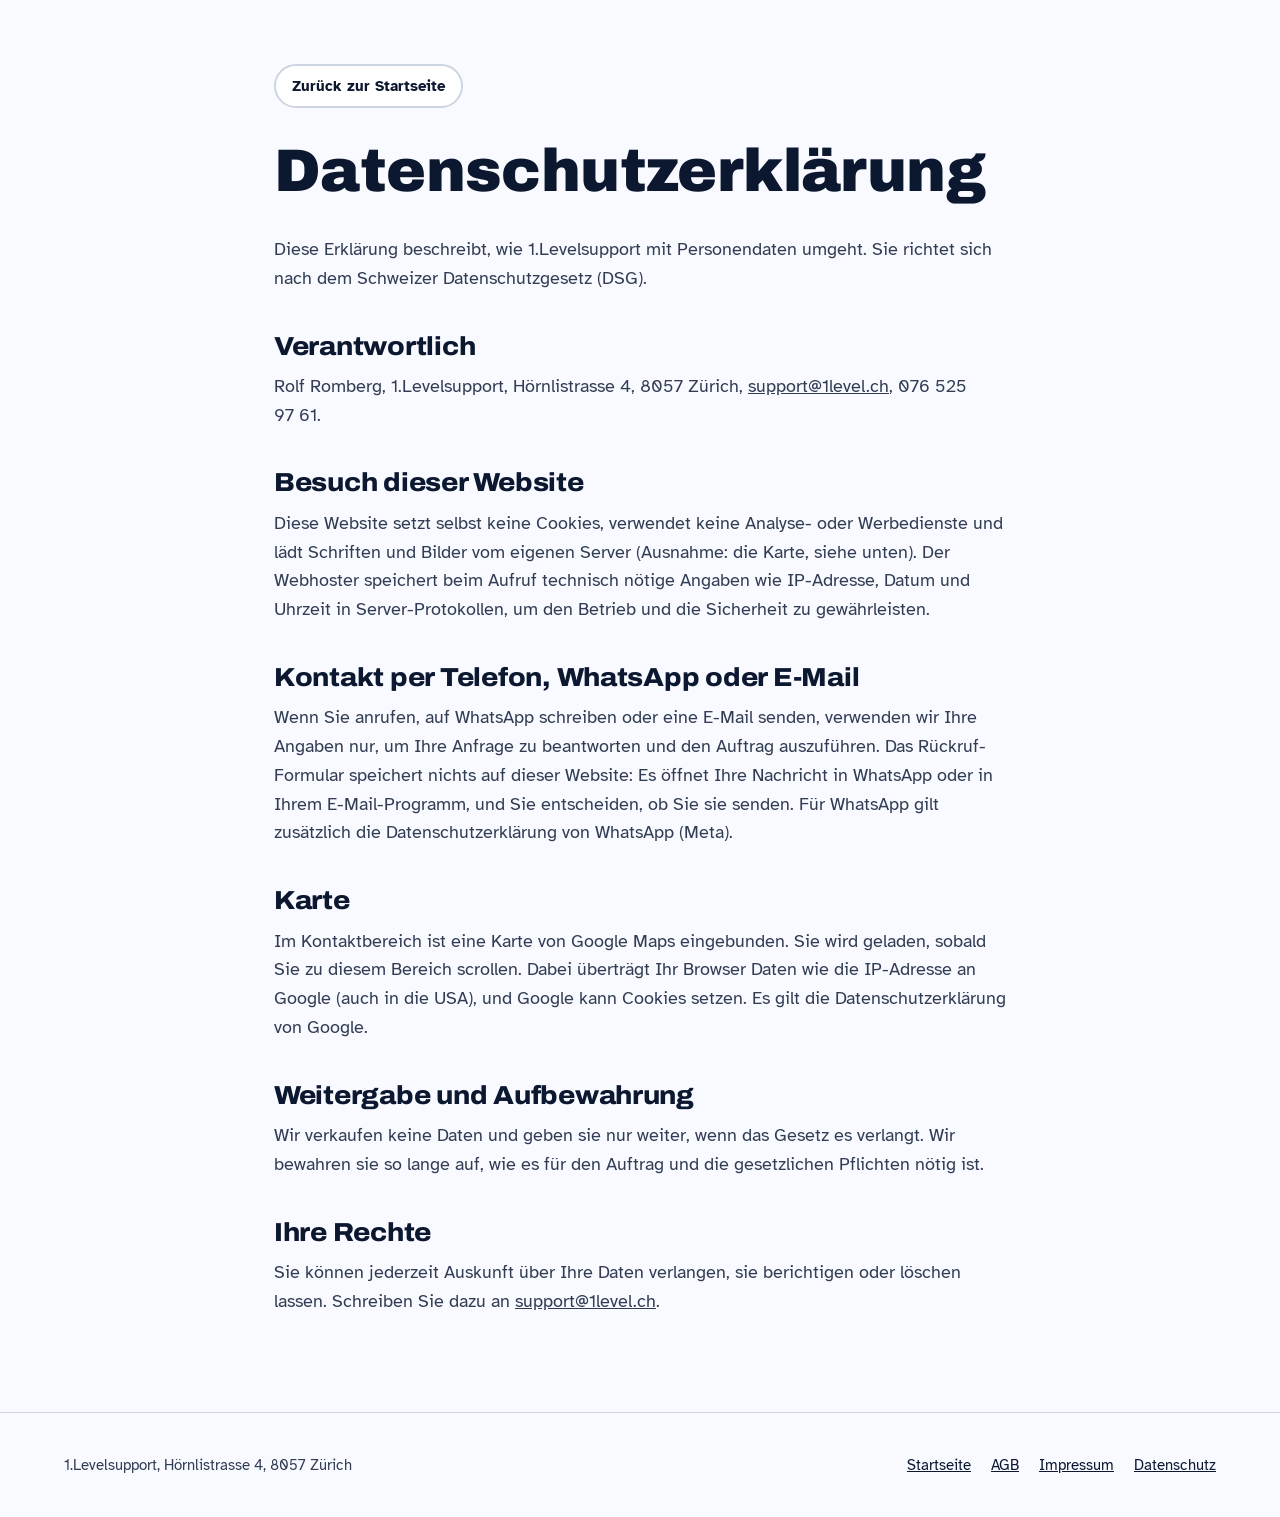
<file: datenschutz.html>
<!doctype html>
<html lang="de-CH">
<head>
<meta charset="utf-8">
<meta name="viewport" content="width=device-width, initial-scale=1">
<title>Datenschutz · 1.Level Support</title>
<meta name="description" content="Datenschutzerklärung von 1.Level Support nach dem Schweizer Datenschutzgesetz.">
<meta name="robots" content="noindex">
<link rel="icon" href="favicon-2026-11-11.svg" type="image/svg+xml">
<link rel="stylesheet" href="site.css">
</head>
<body>
<main class="legal" id="main"><div class="wrap">
<a class="btn btn-ghost btn-small back" href="index.html">Zurück zur Startseite</a>
<h1>Datenschutz&shy;erklärung</h1>
<p>Diese Erklärung beschreibt, wie 1.Levelsupport mit Personendaten umgeht. Sie richtet sich nach dem Schweizer Datenschutzgesetz (DSG).</p>
<h2>Verantwortlich</h2>
<p>Rolf Romberg, 1.Levelsupport, Hörnlistrasse 4, 8057 Zürich, <a href="mailto:support@1level.ch">support@1level.ch</a>, 076 525 97 61.</p>
<h2>Besuch dieser Website</h2>
<p>Diese Website setzt selbst keine Cookies, verwendet keine Analyse- oder Werbedienste und lädt Schriften und Bilder vom eigenen Server (Ausnahme: die Karte, siehe unten). Der Webhoster speichert beim Aufruf technisch nötige Angaben wie IP-Adresse, Datum und Uhrzeit in Server-Protokollen, um den Betrieb und die Sicherheit zu gewährleisten.</p>
<h2>Kontakt per Telefon, WhatsApp oder E-Mail</h2>
<p>Wenn Sie anrufen, auf WhatsApp schreiben oder eine E-Mail senden, verwenden wir Ihre Angaben nur, um Ihre Anfrage zu beantworten und den Auftrag auszuführen. Das Rückruf-Formular speichert nichts auf dieser Website: Es öffnet Ihre Nachricht in WhatsApp oder in Ihrem E-Mail-Programm, und Sie entscheiden, ob Sie sie senden. Für WhatsApp gilt zusätzlich die Datenschutzerklärung von WhatsApp (Meta).</p>
<h2>Karte</h2>
<p>Im Kontaktbereich ist eine Karte von Google Maps eingebunden. Sie wird geladen, sobald Sie zu diesem Bereich scrollen. Dabei überträgt Ihr Browser Daten wie die IP-Adresse an Google (auch in die USA), und Google kann Cookies setzen. Es gilt die Datenschutzerklärung von Google.</p>
<h2>Weitergabe und Aufbewahrung</h2>
<p>Wir verkaufen keine Daten und geben sie nur weiter, wenn das Gesetz es verlangt. Wir bewahren sie so lange auf, wie es für den Auftrag und die gesetzlichen Pflichten nötig ist.</p>
<h2>Ihre Rechte</h2>
<p>Sie können jederzeit Auskunft über Ihre Daten verlangen, sie berichtigen oder löschen lassen. Schreiben Sie dazu an <a href="mailto:support@1level.ch">support@1level.ch</a>.</p>
</div></main>
<footer class="footer"><div class="wrap"><span>1.Levelsupport, Hörnlistrasse 4, 8057 Zürich</span><nav aria-label="Rechtliches"><a href="index.html">Startseite</a><a href="agb.html">AGB</a><a href="impressum.html">Impressum</a><a href="datenschutz.html">Datenschutz</a></nav></div></footer>
</body>
</html>
</file>
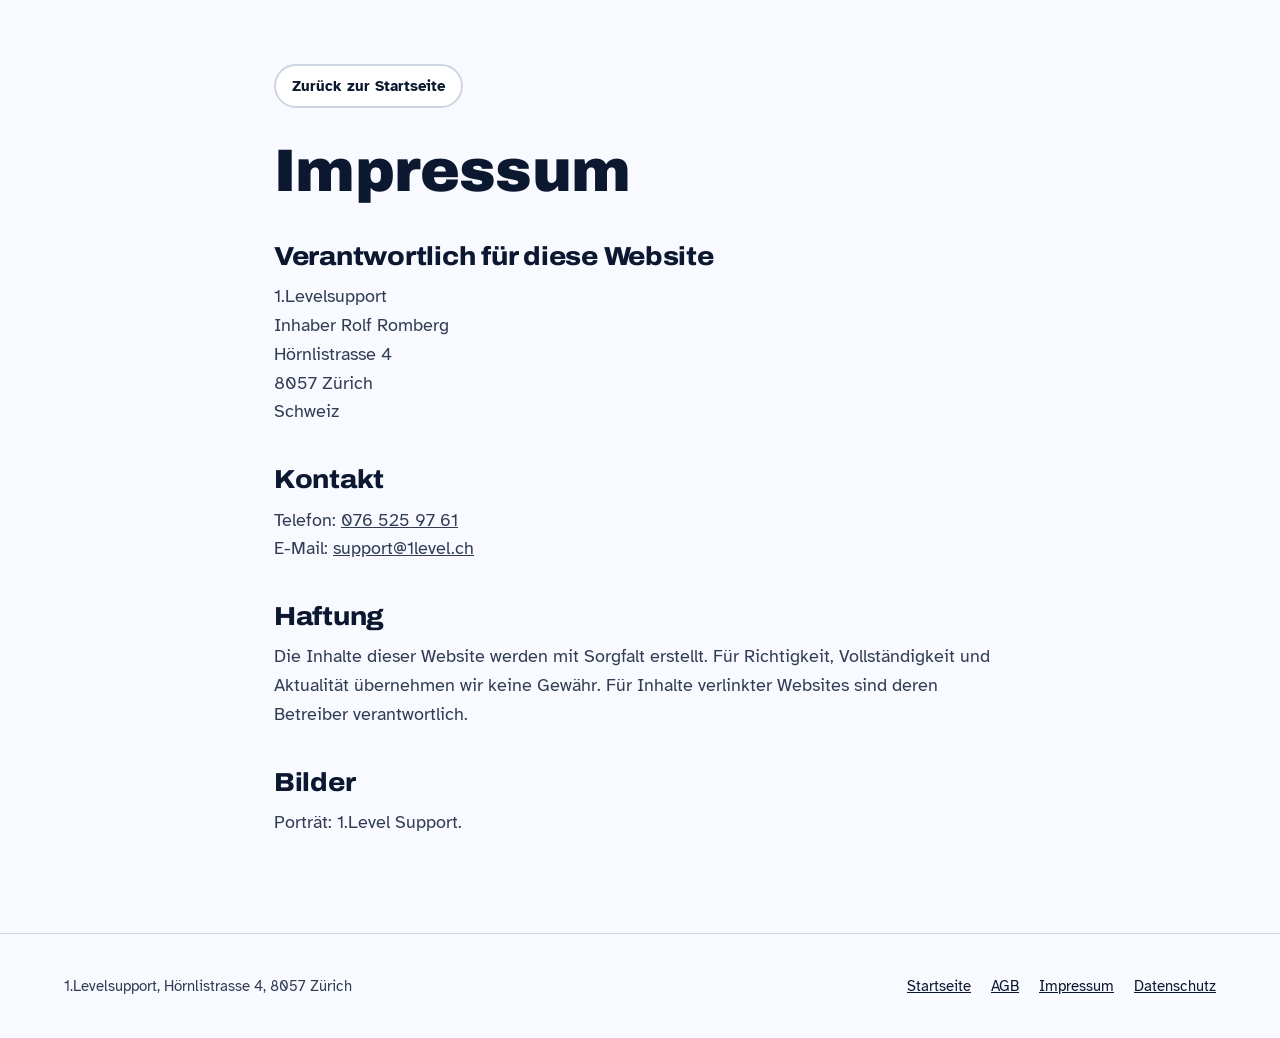
<file: impressum.html>
<!doctype html>
<html lang="de-CH">
<head>
<meta charset="utf-8">
<meta name="viewport" content="width=device-width, initial-scale=1">
<title>Impressum · 1.Level Support</title>
<meta name="description" content="Impressum von 1.Level Support, Rolf Romberg, Zürich.">
<meta name="robots" content="noindex">
<link rel="icon" href="favicon-2026-11-11.svg" type="image/svg+xml">
<link rel="stylesheet" href="site.css">
</head>
<body>
<main class="legal" id="main"><div class="wrap">
<a class="btn btn-ghost btn-small back" href="index.html">Zurück zur Startseite</a>
<h1>Impressum</h1>
<h2>Verantwortlich für diese Website</h2>
<address><p>1.Levelsupport<br>Inhaber Rolf Romberg<br>Hörnlistrasse 4<br>8057 Zürich<br>Schweiz</p></address>
<h2>Kontakt</h2>
<p>Telefon: <a href="tel:+41765259761">076 525 97 61</a><br>E-Mail: <a href="mailto:support@1level.ch">support@1level.ch</a></p>
<h2>Haftung</h2>
<p>Die Inhalte dieser Website werden mit Sorgfalt erstellt. Für Richtigkeit, Vollständigkeit und Aktualität übernehmen wir keine Gewähr. Für Inhalte verlinkter Websites sind deren Betreiber verantwortlich.</p>
<h2>Bilder</h2>
<p>Porträt: 1.Level Support.</p>
</div></main>
<footer class="footer"><div class="wrap"><span>1.Levelsupport, Hörnlistrasse 4, 8057 Zürich</span><nav aria-label="Rechtliches"><a href="index.html">Startseite</a><a href="agb.html">AGB</a><a href="impressum.html">Impressum</a><a href="datenschutz.html">Datenschutz</a></nav></div></footer>
</body>
</html>
</file>
<file: site.css>
/* 1.Level Support: tokens from the "1.Level Neu aufgelegt" redesign (Entwurf D).
   Motion patterns rebuilt by hand from Magic UI on 21st.dev (MIT, (c) Magic UI):
   Marquee and Text Reveal. No React, no runtime libraries. */
@import url("fonts.css");

:root {
  color-scheme: light;
  --bg: oklch(98.6% .006 264);
  --surface: oklch(100% 0 0);
  --tint: oklch(94% .02 263);
  --text: oklch(21.3% .051 263);
  --muted: oklch(36% .043 266);
  --line: oklch(87% .021 262);
  --strong: oklch(41% .162 264);
  --on-strong: oklch(100% 0 0);
  --hand: oklch(41% .162 264);
  --marker: oklch(51.9% .176 31);
  --brand: oklch(21.3% .051 263);
  --on-brand: oklch(100% 0 0);
  --on-brand-muted: oklch(89% .024 264);
  --hand-on-brand: oklch(76% .11 265);
  --wa: #0e7a3b;
  --shadow: 0 1px 2px oklch(21% .05 263 / .06), 0 12px 32px -12px oklch(21% .05 263 / .18);
  --font-display: "Archivo", "Arial Black", sans-serif;
  --font-sans: "Atkinson Hyperlegible", "Segoe UI", Verdana, sans-serif;
  --font-hand: "Shantell Sans", "Segoe Print", cursive;
  --font-mono: "IBM Plex Mono", ui-monospace, Menlo, Consolas, monospace;
  --ease: cubic-bezier(.22, 1, .36, 1);
  --r-card: 24px;
  --wrap: 1200px;
}
@media (prefers-color-scheme: dark) {
  :root:not([data-theme="light"]) {
    color-scheme: dark;
    --bg: oklch(16.6% .031 265);
    --surface: oklch(22.5% .043 266);
    --tint: oklch(20% .045 264);
    --text: oklch(97% .005 264);
    --muted: oklch(86% .021 264);
    --line: oklch(35.7% .06 267);
    --strong: oklch(81.3% .093 266);
    --on-strong: oklch(18.5% .035 265);
    --hand: oklch(76% .11 265);
    --marker: oklch(75.8% .145 30);
    --brand: oklch(12.7% .021 256);
    --shadow: 0 1px 2px oklch(0% 0 0 / .3), 0 12px 32px -12px oklch(0% 0 0 / .5);
  }
}
:root[data-theme="dark"] {
  color-scheme: dark;
  --bg: oklch(16.6% .031 265);
  --surface: oklch(22.5% .043 266);
  --tint: oklch(20% .045 264);
  --text: oklch(97% .005 264);
  --muted: oklch(86% .021 264);
  --line: oklch(35.7% .06 267);
  --strong: oklch(81.3% .093 266);
  --on-strong: oklch(18.5% .035 265);
  --hand: oklch(76% .11 265);
  --marker: oklch(75.8% .145 30);
  --brand: oklch(12.7% .021 256);
  --shadow: 0 1px 2px oklch(0% 0 0 / .3), 0 12px 32px -12px oklch(0% 0 0 / .5);
}

*, *::before, *::after { box-sizing: border-box; }
html { scroll-behavior: smooth; scroll-padding-top: 96px; -webkit-text-size-adjust: 100%; }
body {
  margin: 0; background: var(--bg); color: var(--text);
  font: 400 18px/1.6 var(--font-sans);
  text-rendering: optimizeLegibility; -webkit-font-smoothing: antialiased;
  overflow-x: clip;
}
img { display: block; max-width: 100%; height: auto; }
a { color: inherit; }
p { margin: 0; text-wrap: pretty; }
h1, h2, h3 { margin: 0; font-family: var(--font-display); line-height: 1.05; text-wrap: balance; letter-spacing: -.01em; }
h2 { font-size: clamp(36px, 5vw, 60px); font-weight: 800; font-stretch: 108%; }
h3 { font-size: 24px; font-weight: 800; line-height: 1.2; }
:focus-visible { outline: 3px solid var(--strong); outline-offset: 3px; border-radius: 8px; }
.wrap { max-width: var(--wrap); margin: 0 auto; padding: 0 24px; }
.sr-only { position: absolute; width: 1px; height: 1px; overflow: hidden; clip: rect(0 0 0 0); white-space: nowrap; }
.skip { position: absolute; left: 16px; top: -64px; z-index: 50; background: var(--strong); color: var(--on-strong); padding: 8px 16px; border-radius: 12px; font-weight: 700; }
.skip:focus { top: 16px; }
.hand { font-family: var(--font-hand); font-weight: 700; color: var(--hand); letter-spacing: 0; }
.lead { font-size: 20px; line-height: 1.55; color: var(--muted); max-width: 34em; }
.section { padding: clamp(64px, 9vw, 112px) 0; }
.section-head { display: grid; gap: 16px; max-width: 760px; margin-bottom: 48px; }
.section-head p { color: var(--muted); font-size: 20px; }

/* Buttons */
.btn {
  display: inline-flex; align-items: center; justify-content: center; gap: 10px;
  min-height: 52px; padding: 12px 24px; border-radius: 999px; border: 2px solid transparent;
  font: 700 17px/1.2 var(--font-sans); text-decoration: none; cursor: pointer;
  transition: transform 300ms var(--ease), background-color 300ms var(--ease), border-color 300ms var(--ease), color 300ms var(--ease);
}
.btn:active { transform: scale(.98); }
.btn svg { width: 1.25em; height: 1.25em; flex: none; }
.btn-primary { background: var(--strong); color: var(--on-strong); }
.btn-primary:hover { background: var(--text); color: var(--bg); }
.btn-wa { background: var(--wa); color: #fff; }
.btn-wa:hover { background: #0a5f2d; }
.btn-ghost { border-color: var(--line); color: var(--text); background: var(--surface); }
.btn-ghost:hover { border-color: var(--text); }
.btn-small { min-height: 44px; padding: 8px 16px; font-size: 15px; }
.link { font-weight: 700; color: var(--strong); text-underline-offset: 4px; text-decoration-thickness: 2px; }
.link:hover { color: var(--text); }

/* Top bar and header */
.topbar { background: var(--brand); color: var(--on-brand); font-size: 15px; }
.topbar .wrap { display: flex; justify-content: space-between; gap: 16px; min-height: 40px; align-items: center; }
.topbar a { font-weight: 700; text-decoration: none; }
.topbar a:hover { text-decoration: underline; }
.topbar span { color: var(--on-brand-muted); }
.header { position: sticky; top: 12px; z-index: 30; margin-top: 12px; }
.header .bar {
  display: flex; align-items: center; gap: 24px; min-height: 68px; padding: 8px 8px 8px 20px;
  background: color-mix(in oklch, var(--surface) 82%, transparent); backdrop-filter: blur(14px); -webkit-backdrop-filter: blur(14px);
  border: 1px solid var(--line); border-radius: 999px; box-shadow: var(--shadow);
}
.logo { display: flex; align-items: center; gap: 10px; text-decoration: none; margin-right: auto; color: var(--text); }
.logo svg { width: auto; height: 58px; overflow: visible; }
@media (max-width: 560px) { .logo svg { height: 50px; } }
.logo { transition: opacity 300ms var(--ease); }
.logo:hover .logo-dot { transform: scale(1.2); }
.logo-dot { transform-box: fill-box; transform-origin: center; transition: transform 300ms var(--ease); }
.logo b { font: 700 15px/1.1 var(--font-display); font-stretch: 125%; letter-spacing: .16em; }
.nav { display: flex; gap: 4px; }
.nav a { font-weight: 700; text-decoration: none; padding: 8px 12px; border-radius: 999px; transition: background-color 300ms var(--ease); }
.nav a:hover, .nav a[aria-current="true"] { background: var(--tint); }
.menu-btn { display: none; width: 48px; height: 48px; border-radius: 999px; border: 1px solid var(--line); background: var(--surface); color: var(--text); cursor: pointer; }
.menu-btn span { display: block; width: 20px; height: 2px; margin: 4px auto; background: currentColor; border-radius: 2px; transition: transform 300ms var(--ease), opacity 300ms var(--ease); }
.menu-btn[aria-expanded="true"] span:nth-child(1) { transform: translateY(6px) rotate(45deg); }
.menu-btn[aria-expanded="true"] span:nth-child(2) { opacity: 0; }
.menu-btn[aria-expanded="true"] span:nth-child(3) { transform: translateY(-6px) rotate(-45deg); }
.mobile-nav { display: none; }
@media (max-width: 960px) {
  .nav, .header .btn-wa { display: none; }
  .menu-btn { display: block; }
  .mobile-nav[data-open] {
    display: grid; position: absolute; top: calc(100% + 8px); left: 12px; right: 12px; z-index: 29; gap: 4px; padding: 16px;
    background: var(--surface); border: 1px solid var(--line); border-radius: var(--r-card); box-shadow: var(--shadow);
  }
  .mobile-nav a { font: 800 24px/1.2 var(--font-display); text-decoration: none; padding: 12px 8px; border-bottom: 1px solid var(--line); animation: rise 400ms var(--ease) both; }
  .mobile-nav a:nth-child(2) { animation-delay: 60ms; } .mobile-nav a:nth-child(3) { animation-delay: 120ms; }
  .mobile-nav a:nth-child(4) { animation-delay: 180ms; } .mobile-nav a:nth-child(5) { animation-delay: 240ms; border: 0; }
}
@keyframes rise { from { transform: translateY(24px); opacity: 0; } }
.topbar b { font-weight: inherit; }
.tb-short { display: none; }
@media (max-width: 560px) { .topbar .tb-long { display: none; } .topbar .tb-short { display: inline; } .topbar .wrap { white-space: nowrap; } }
@media (max-width: 640px), (min-width: 961px) { .header .btn-primary { display: none; } }
@media (min-width: 961px) { .only-touch { display: none !important; } }
@media (max-width: 960px) { .only-desk { display: none !important; } }

/* Hero */
.hero { padding: clamp(40px, 7vw, 88px) 0 clamp(12px, 1.5vw, 18px); }
.hero .wrap { display: grid; gap: 48px; align-items: center; grid-template-columns: 1.15fr .85fr; }
.hero h1 { font-size: clamp(44px, 7vw, 84px); font-weight: 900; font-stretch: 112%; line-height: .98; letter-spacing: -.02em; }
.hero h1 .hand { display: inline-block; font-size: .78em; transform: rotate(-2deg); margin-top: 8px; }
.hero .lead { margin-top: 24px; }
.hero-actions { display: flex; flex-wrap: wrap; gap: 12px; align-items: center; margin-top: 32px; }
.hero-note { margin-top: 16px; color: var(--muted); font-size: 16px; }
.proof { display: flex; align-items: baseline; gap: 12px; margin-top: 32px; font-size: 16px; color: var(--muted); }
.proof b { color: var(--text); font-family: var(--font-display); font-size: 28px; font-weight: 900; line-height: 1; }
.proof span { font: 700 28px/1.15 var(--font-display); color: var(--text); }
.proof b, .proof span { text-shadow: 0 0 10px color-mix(in oklch, var(--strong) 45%, transparent), 0 0 24px color-mix(in oklch, var(--strong) 20%, transparent); }
.proof-row { display: flex; justify-content: center; text-align: center; padding: 0 24px; margin-top: clamp(32px, 5vw, 56px); }
.proof-row .proof { margin-top: 0; flex-wrap: wrap; justify-content: center; }
@media (max-width: 560px) { .proof b, .proof span { font-size: 22px; } }
.hero-photo { position: relative; justify-self: center; width: 100%; max-width: 460px; margin: 0; }
.hero-photo img { width: 100%; aspect-ratio: 4 / 5; object-fit: cover; object-position: 50% 30%; border-radius: 32px 32px 32px 140px; box-shadow: var(--shadow); }
.hero-photo figcaption {
  position: absolute; left: -16px; bottom: 32px; display: grid; gap: 2px; padding: 12px 16px;
  background: var(--surface); border: 1px solid var(--line); border-radius: 16px; box-shadow: var(--shadow); font-size: 15px;
}
.hero-photo figcaption b { font-size: 17px; }
.err { font-family: var(--font-mono); font-size: 14px; position: relative; display: inline-block; word-break: break-all; }
.err::after { content: ""; position: absolute; left: -2px; right: -2px; top: 52%; height: 2px; background: var(--marker); transform-origin: left; transform: scaleX(1); transition: transform 700ms var(--ease) 300ms; }
.js .err:not(.struck)::after { transform: scaleX(0); }
@media (max-width: 900px) {
  .hero .wrap { grid-template-columns: 1fr; }
  .hero-photo { max-width: 420px; }
    .hero-photo figcaption { bottom: auto; top: 24px; left: -8px; }
}

/* Marquee (Magic UI Marquee pattern) */
.marquee { background: var(--brand); color: var(--on-brand); overflow: hidden; padding: 20px 0; --gap: 40px; --duration: 48s; }
.marquee-track { display: flex; gap: var(--gap); width: max-content; animation: marquee var(--duration) linear infinite; }
.marquee:hover .marquee-track { animation-play-state: paused; }
.marquee ul { display: flex; gap: var(--gap); margin: 0; padding: 0; list-style: none; }
.marquee li { display: flex; align-items: center; gap: 12px; white-space: nowrap; font: 800 24px/1 var(--font-display); }
.marquee li b { font-family: var(--font-hand); color: var(--hand-on-brand); font-size: 22px; }
.marquee li::after { content: ""; width: 8px; height: 8px; border-radius: 50%; background: var(--marker); margin-left: 28px; }
@keyframes marquee { to { transform: translateX(calc(-50% - var(--gap) / 2)); } }

/* Services bento */
.bento { display: grid; gap: 16px; grid-template-columns: repeat(6, 1fr); grid-auto-rows: minmax(0, auto); }
.tile {
  position: relative; display: flex; flex-direction: column; overflow: hidden;
  background: var(--surface); border: 1px solid var(--line); border-radius: var(--r-card);
  transition: transform 500ms var(--ease), box-shadow 500ms var(--ease);
}
.tile:hover { transform: translateY(-4px); box-shadow: var(--shadow); }
.tile img { width: 100%; aspect-ratio: 16 / 10; object-fit: cover; }
.tile .body { display: flex; flex-direction: column; gap: 12px; padding: 24px; flex: 1; }
.tile p { color: var(--muted); }
.tile ul { list-style: none; margin: 4px 0 0; padding: 0; display: grid; gap: 8px; }
.tile li { display: grid; grid-template-columns: 20px 1fr; gap: 10px; font-size: 16px; line-height: 1.45; }
.tile li svg { width: 20px; height: 20px; margin-top: 2px; color: var(--strong); }
.tile li b { display: block; }
.tile li span { color: var(--muted); }
.tile .ask { margin-top: auto; padding-top: 8px; }
.t-help { grid-column: span 4; grid-row: span 2; }
.t-help .split { display: flex; flex-direction: column; flex: 1; }
.t-help .split img { flex: 1 1 0; min-height: 320px; aspect-ratio: auto; object-position: 50% 40%; }
.t-help .split .body { flex: none; }
.t-web img { aspect-ratio: 16 / 7; object-position: 50% 45%; }
.t-help ul { grid-template-columns: 1fr 1fr; gap: 12px 24px; }
.t-buy, .t-course { grid-column: span 2; }
.t-web { grid-column: span 3; }
.t-remote { grid-column: span 3; background: var(--strong); color: var(--on-strong); border-color: transparent; }
.t-remote p { color: inherit; opacity: .92; }
.t-remote .big { font: 900 clamp(48px, 6vw, 72px)/1 var(--font-display); font-stretch: 112%; }
.t-remote .link { color: var(--on-strong); }
.t-remote .ask { align-self: center; text-align: center; }
.t-remote .ways { display: flex; flex-wrap: wrap; justify-content: center; gap: 8px; list-style: none; margin: 8px 0 0; padding: 0; }
.t-remote .ways li { display: block; padding: 6px 14px; border-radius: 999px; border: 1px solid color-mix(in srgb, var(--on-strong) 40%, transparent); font-weight: 700; font-size: 15px; }
.promise { font-family: var(--font-hand); font-weight: 700; color: var(--hand); font-size: 20px; }
@media (max-width: 1040px) {
  .bento { grid-template-columns: repeat(2, 1fr); }
  .t-help, .t-buy, .t-course, .t-web, .t-remote { grid-column: span 2; grid-row: auto; }
  .t-buy, .t-course { grid-column: span 1; }
  .t-help .split img { flex: none; min-height: 0; aspect-ratio: 16 / 9; }
  .t-web img { aspect-ratio: 16 / 10; }
}
@media (max-width: 640px) { .t-buy, .t-course { grid-column: span 2; } .t-help ul { grid-template-columns: 1fr; } }

/* Text Reveal (Magic UI Text Reveal pattern, without the pinned 200vh scroll) */
.reveal-text { padding: clamp(80px, 12vw, 160px) 0; background: var(--tint); }
.reveal-text p { max-width: 960px; font: 800 clamp(32px, 5vw, 60px)/1.12 var(--font-display); font-stretch: 106%; letter-spacing: -.015em; text-wrap: balance; }
.reveal-text .w { transition: opacity 300ms var(--ease); }
.js .reveal-text .w.dim { opacity: .22; }
.reveal-text .hand { font-size: .82em; }

/* Translator cards */
.cases { display: grid; gap: 16px; grid-template-columns: repeat(2, 1fr); }
.case { margin: 0; display: grid; gap: 16px; align-content: start; padding: 32px; background: var(--surface); border: 1px solid var(--line); border-radius: var(--r-card); }
.case .err { font-size: 15px; color: var(--muted); justify-self: start; }
.case .says { font-family: var(--font-hand); font-weight: 700; font-size: 28px; line-height: 1.35; color: var(--hand); }
.case blockquote { margin: 0; font-size: 17px; }
.case figcaption { font-size: 15px; color: var(--muted); border-top: 1px dashed var(--line); padding-top: 12px; }
.case figcaption b { color: var(--text); }
@media (max-width: 760px) { .cases { grid-template-columns: 1fr; } .case { padding: 24px; } }

/* Steps */
.steps { display: grid; gap: 24px; grid-template-columns: repeat(3, 1fr); list-style: none; margin: 0; padding: 0; counter-reset: s; }
.steps img { width: 100%; aspect-ratio: 4 / 3; object-fit: cover; border-radius: var(--r-card); }
.steps .n { display: block; font: 900 48px/1 var(--font-display); color: var(--strong); margin: 24px 0 8px; }
.steps p { color: var(--muted); margin-top: 8px; }
@media (max-width: 860px) { .steps { grid-template-columns: 1fr; } .steps img { aspect-ratio: 16 / 9; } }

/* Prices + map */
.prices-grid { display: grid; gap: 16px; grid-template-columns: 1fr 1fr; align-items: start; }
.panel { background: var(--surface); border: 1px solid var(--line); border-radius: var(--r-card); padding: 8px 0; }
.price-list { list-style: none; margin: 0; padding: 0; }
.price-list li { display: flex; justify-content: space-between; align-items: center; gap: 16px; padding: 20px 28px; }
.price-list li + li { border-top: 1px solid var(--line); }
.price-list b { display: block; font-size: 19px; }
.price-list span { color: var(--muted); font-size: 16px; }
.price-list .amt { font: 800 26px/1.1 var(--font-display); white-space: nowrap; text-align: right; color: var(--text); }
.price-list .amt small { display: block; font: 400 15px var(--font-sans); color: var(--muted); }
.free { margin: 0 28px 20px; padding: 16px 20px; border-radius: 16px; background: var(--tint); display: flex; gap: 12px; align-items: center; }
.free .hand { font-size: 22px; }
.map-panel { padding: 24px; display: grid; gap: 16px; }
.map-panel label { font-weight: 700; display: grid; gap: 8px; }
.field {
  width: 100%; min-height: 52px; padding: 12px 16px; border-radius: 14px; border: 2px solid var(--line);
  background: var(--bg); color: var(--text); font: 400 17px var(--font-sans);
  transition: border-color 300ms var(--ease);
}
.field:focus { outline: none; border-color: var(--strong); }
.map-wrap { position: relative; border-radius: 16px; background: var(--tint); padding: 8px; }
#zh-map { width: 100%; height: auto; max-height: 440px; display: block; touch-action: manipulation; }
#zh-map .m { stroke: var(--surface); stroke-width: 1; cursor: pointer; transition: opacity 300ms var(--ease), fill 300ms var(--ease); }
#zh-map .m[data-p="12"] { fill: var(--strong); }
#zh-map .m[data-p="13"] { fill: color-mix(in srgb, var(--strong) 66%, var(--surface)); }
#zh-map .m[data-p="15"] { fill: color-mix(in srgb, var(--strong) 40%, var(--surface)); }
#zh-map .m[data-p="25"] { fill: color-mix(in srgb, var(--strong) 18%, var(--surface)); }
#zh-map.has-hot .m { opacity: .45; }
#zh-map.has-hot .m.zone-hot { opacity: 1; }
#zh-map .m.hot { fill: var(--marker); opacity: 1; }
#zh-map .lake { fill: color-mix(in oklch, oklch(70% .08 235) 40%, var(--surface)); pointer-events: none; }
#zh-map .home circle { fill: var(--marker); stroke: var(--surface); stroke-width: 3; }
#zh-map .home text { font: 700 14px var(--font-sans); fill: var(--text); paint-order: stroke; stroke: var(--surface); stroke-width: 4px; }
.map-out { min-height: 22px; display: grid; align-content: center; gap: 2px; padding: 0; }
.map-out .p { font: 900 40px/1 var(--font-display); color: var(--strong); }
.map-out .t { font: 800 20px/1.2 var(--font-display); }
.map-out small { color: var(--muted); font-size: 15px; }
.legend { list-style: none; margin: 0; padding: 0; display: flex; flex-wrap: wrap; gap: 8px 16px; font-size: 15px; color: var(--muted); }
.legend li { display: flex; align-items: center; gap: 8px; }
.legend i { width: 16px; height: 16px; border-radius: 4px; }
@media (max-width: 900px) { .prices-grid { grid-template-columns: 1fr; } .price-list li { padding: 16px 20px; flex-wrap: wrap; } .free { margin: 0 20px 16px; } }

/* Reviews */
.rv-summary { display: flex; flex-wrap: wrap; gap: 24px 48px; align-items: end; margin-bottom: 32px; }
.rv-score b { display: block; font: 900 clamp(72px, 10vw, 112px)/.9 var(--font-display); font-stretch: 112%; }
.rv-score span { color: var(--muted); }
.rv-bars { display: grid; gap: 8px; min-width: min(320px, 100%); font-size: 16px; }
.rv-bars div { display: grid; grid-template-columns: 110px 1fr 32px; gap: 12px; align-items: center; }
.rv-bars i { display: block; height: 10px; border-radius: 999px; background: var(--line); overflow: hidden; }
.rv-bars i::before { content: ""; display: block; height: 100%; width: var(--v); background: var(--strong); border-radius: inherit; }
.chips { display: flex; flex-wrap: wrap; gap: 8px; margin-bottom: 24px; }
.chip { min-height: 44px; padding: 8px 16px; border-radius: 999px; border: 2px solid var(--line); background: var(--surface); color: var(--text); font: 700 15px var(--font-sans); cursor: pointer; transition: background-color 300ms var(--ease), border-color 300ms var(--ease), color 300ms var(--ease); }
.chip:hover { border-color: var(--text); }
.chip[aria-pressed="true"] { background: var(--text); color: var(--bg); border-color: var(--text); }
.chip span { font-weight: 400; opacity: .8; }
.rv-grid { columns: 3 300px; column-gap: 16px; }
.rv { break-inside: avoid; margin: 0 0 16px; padding: 24px; display: grid; gap: 16px; background: var(--surface); border: 1px solid var(--line); border-radius: var(--r-card); }
.rv blockquote { margin: 0; font-size: 17px; }
.rv figcaption { display: grid; gap: 8px; font-size: 15px; }
.rv figcaption span { color: var(--muted); border-top: 1px dashed var(--line); padding-top: 12px; }
.rv figcaption span em { font-style: normal; font-family: var(--font-hand); font-weight: 700; color: var(--hand); margin-right: 4px; }
.rv[hidden] { display: none; }

/* FAQ */
.faq { display: grid; gap: 12px; max-width: 860px; }
.faq details { background: var(--surface); border: 1px solid var(--line); border-radius: 20px; }
.faq summary { list-style: none; cursor: pointer; padding: 20px 24px; display: flex; justify-content: space-between; gap: 16px; font: 800 20px/1.3 var(--font-display); }
.faq summary::-webkit-details-marker { display: none; }
.faq summary::after { content: "+"; font: 400 28px/1 var(--font-sans); color: var(--strong); transition: transform 300ms var(--ease); }
.faq details[open] summary::after { transform: rotate(45deg); }
.faq details p { padding: 0 24px 24px; color: var(--muted); max-width: 40em; }

/* Contact */
.contact { background: var(--brand); color: var(--on-brand); }
.contact .wrap { display: grid; grid-template-columns: 1fr 1fr; gap: 48px; align-items: start; }
.contact h2 { color: var(--on-brand); }
.contact .hand { color: var(--hand-on-brand); font-size: 24px; display: block; margin-top: 24px; transform: rotate(-1deg); text-shadow: 0 0 10px color-mix(in oklch, var(--hand-on-brand) 55%, transparent), 0 0 22px color-mix(in oklch, var(--hand-on-brand) 25%, transparent); }
.contact .phone { display: inline-block; white-space: nowrap; font: 900 clamp(40px, 4.6vw, 64px)/1 var(--font-display); font-stretch: 108%; text-decoration: none; margin-top: 8px; }
.contact .phone:hover { color: var(--hand-on-brand); }
.facts { display: grid; grid-template-columns: 1fr 1fr; gap: 16px 24px; margin: 32px 0 0; padding-top: 24px; border-top: 1px solid color-mix(in oklch, var(--on-brand) 20%, transparent); }
.facts dt { color: var(--on-brand-muted); font-size: 15px; }
.facts dd { margin: 0; font-weight: 700; }
.contact .actions { display: flex; flex-wrap: wrap; justify-content: center; gap: 12px; margin-top: 32px; }
.contact .btn-ghost { background: var(--on-brand); color: oklch(21.3% .051 263); border-color: transparent; }
.contact .btn-ghost:hover { background: var(--hand-on-brand); }
.gmap { margin-top: 32px; border-radius: var(--r-card); overflow: hidden; border: 1px solid color-mix(in oklch, var(--on-brand) 20%, transparent); }
.gmap .ph { display: grid; gap: 8px; justify-items: start; padding: 24px; }
.gmap .ph small { color: var(--on-brand-muted); font-size: 15px; }
.gmap iframe { display: block; width: 100%; height: 300px; border: 0; }
.form-card { background: var(--surface); color: var(--text); border-radius: 28px; padding: 32px; box-shadow: 0 24px 60px -24px oklch(0% 0 0 / .5); }
.form-card h3 { font-size: 28px; }
.form-card > p { color: var(--muted); margin-top: 8px; }
.form { display: grid; gap: 16px; margin-top: 24px; }
.form .row { display: grid; grid-template-columns: 1fr 1fr; gap: 16px; }
.form label { display: grid; gap: 6px; font-weight: 700; font-size: 16px; }
.form label small { font-weight: 400; color: var(--muted); }
.form textarea.field { min-height: 170px; resize: vertical; }
.form .err-msg { color: var(--marker); font-size: 15px; font-weight: 700; }
.form .field[aria-invalid="true"] { border-color: var(--marker); }
.days { display: grid; grid-template-columns: repeat(6, 1fr); gap: 8px; }
.slot { min-height: 48px; border-radius: 12px; border: 2px solid var(--line); background: var(--bg); color: var(--text); font: 700 15px/1.15 var(--font-sans); cursor: pointer; transition: background-color 300ms var(--ease), border-color 300ms var(--ease), color 300ms var(--ease); }
.slot small { display: block; font-weight: 400; font-size: 13px; color: var(--muted); }
.slot:hover { border-color: var(--text); }
.slot[aria-pressed="true"] { background: var(--strong); border-color: var(--strong); color: var(--on-strong); }
.slot[aria-pressed="true"] small { color: inherit; }
.times { display: grid; grid-template-columns: repeat(4, 1fr); gap: 8px; }
fieldset { border: 0; margin: 0; padding: 0; display: grid; gap: 8px; }
legend { font-weight: 700; font-size: 16px; padding: 0; margin-bottom: 6px; }
.form .note { color: var(--muted); font-size: 15px; }
.cb-actions { display: flex; flex-wrap: wrap; gap: 12px; }
/* Desktop: the callback card ends level with the map on the left; the message box takes the extra height */
@media (min-width: 961px) {
  .contact .wrap { align-items: stretch; }
  .form-card { display: flex; flex-direction: column; }
  .form { flex: 1; display: flex; flex-direction: column; }
  .form .msg-label { flex: 1; grid-template-rows: auto 1fr; }
  .form .msg-label textarea.field { height: 100%; }
}
.cb-actions .btn { flex: 1 1 240px; }
.done { display: grid; gap: 12px; justify-items: start; padding: 8px 0; }
@media (max-width: 960px) { .contact .wrap { grid-template-columns: 1fr; } }
@media (max-width: 520px) { .form .row, .facts { grid-template-columns: 1fr; } .days { grid-template-columns: repeat(3, 1fr); } .times { grid-template-columns: repeat(3, 1fr); } .form-card { padding: 24px 20px; } }

/* Footer */
.footer { padding: 40px 0; font-size: 15px; color: var(--muted); border-top: 1px solid var(--line); }
.footer .wrap { display: flex; flex-wrap: wrap; justify-content: space-between; gap: 16px 32px; }
.footer nav { display: flex; gap: 20px; flex-wrap: wrap; }
.footer a { color: var(--text); }
.credits { flex-basis: 100%; font-size: 14px; }

/* Sticky mobile call bar */
.callbar { display: none; }
@media (max-width: 640px) {
  .callbar { display: grid; grid-template-columns: 1fr 1fr; gap: 8px; position: fixed; left: 12px; right: 12px; bottom: 12px; z-index: 40; padding: 8px; border-radius: 999px; background: color-mix(in oklch, var(--surface) 88%, transparent); backdrop-filter: blur(14px); -webkit-backdrop-filter: blur(14px); border: 1px solid var(--line); box-shadow: var(--shadow); transition: transform 500ms var(--ease), opacity 300ms var(--ease); }
  .callbar.away { transform: translateY(120%); opacity: 0; }
  .callbar .btn { min-height: 48px; padding: 8px 12px; font-size: 16px; }
  .footer { padding-bottom: 104px; }
}

/* Section entrance: visible at rest, rises only once JS marks it as waiting */
.rise { transition: transform 700ms var(--ease), opacity 700ms var(--ease); }
.js .rise.wait { transform: translateY(32px); opacity: 0; }

/* Legal pages */
.legal { padding: 64px 0 96px; }
.legal .wrap { max-width: 780px; }
.legal h1 { font-size: clamp(40px, 6vw, 60px); font-weight: 900; margin-bottom: 32px; }
.legal h2 { font-size: 26px; margin: 40px 0 12px; }
.legal p, .legal li { color: var(--muted); }
.legal p + p { margin-top: 12px; }
.legal address { font-style: normal; }
.back { display: inline-flex; margin-bottom: 32px; }

@media (prefers-reduced-motion: reduce) {
  *, *::before, *::after { animation: none !important; transition-duration: 1ms !important; scroll-behavior: auto !important; }
  .js .rise.wait { transform: none; }
  .marquee-track { animation: none; flex-wrap: wrap; width: auto; justify-content: center; }
  .marquee ul[aria-hidden] { display: none; }
  .js .reveal-text .w.dim { opacity: 1; }
}

/* Remote-desktop graphic in the Fernwartung tile: Rolf's cursor fixes an offline printer */
.t-remote .body { gap: 16px; }
.rd { display: block; width: 100%; max-width: 460px; height: auto; margin: 8px auto 0; overflow: visible; }
.rd-monitor { fill: color-mix(in srgb, var(--on-strong) 10%, transparent); stroke: color-mix(in srgb, var(--on-strong) 45%, transparent); stroke-width: 2; }
.rd-stand { fill: color-mix(in srgb, var(--on-strong) 30%, transparent); }
.rd-win { fill: oklch(100% 0 0); }
.rd-bar { fill: oklch(94% .02 263); }
.rd-dot { fill: oklch(80% .03 263); }
.rd-live { fill: #1fa855; }
.rd-t { font-family: var(--font-sans); fill: oklch(21.3% .051 263); }
.rd-small { font-size: 13px; }
.rd-muted { fill: oklch(45% .04 266); }
.rd-strong { font-size: 17px; font-weight: 700; }
.rd-icon { fill: oklch(94% .02 263); }
.rd-printer { fill: none; stroke: oklch(41% .162 264); stroke-width: 2.4; stroke-linejoin: round; stroke-linecap: round; }
.rd-pill-off { fill: oklch(93% .05 31); }
.rd-pill-on { fill: oklch(93% .07 150); }
.rd-pill-t { font-size: 13px; font-weight: 700; }
.rd-track { fill: oklch(92% .015 263); }
.rd-fill { fill: #1fa855; transform-box: fill-box; transform-origin: left center; }
.rd-btn rect { fill: oklch(41% .162 264); }
.rd-btn-t { font-size: 15px; font-weight: 700; fill: #fff; }
.rd-btn { transform-box: fill-box; transform-origin: center; }
.rd-arrow { fill: oklch(21.3% .051 263); stroke: #fff; stroke-width: 1.6; stroke-linejoin: round; }
.rd-tag { fill: var(--marker); }
.rd-tag-t { font-size: 13px; font-weight: 700; fill: #fff; }
.rd-click { fill: none; stroke: var(--marker); stroke-width: 2.5; opacity: 0; transform-box: fill-box; transform-origin: center; }
/* Resting state (no motion): fixed and green */
.rd-cursor { transform: translate(380px, 164px); }
.rd-off { opacity: 0; }
@media (prefers-reduced-motion: no-preference) {
  .rd-cursor { animation: rd-cursor 7s cubic-bezier(.22, 1, .36, 1) infinite; }
  .rd-click { animation: rd-click 7s cubic-bezier(.22, 1, .36, 1) infinite; }
  .rd-btn { animation: rd-btn 7s cubic-bezier(.22, 1, .36, 1) infinite; }
  .rd-fill { animation: rd-fill 7s cubic-bezier(.22, 1, .36, 1) infinite; }
  .rd-off { animation: rd-off 7s step-end infinite; }
  .rd-on { animation: rd-on 7s step-end infinite; }
}
@keyframes rd-cursor { 0%, 8% { transform: translate(440px, 250px); } 28%, 82% { transform: translate(380px, 164px); } 100% { transform: translate(440px, 250px); } }
@keyframes rd-click { 0%, 29% { opacity: 0; transform: scale(.4); } 31% { opacity: 1; transform: scale(.6); } 40%, 100% { opacity: 0; transform: scale(1.6); } }
@keyframes rd-btn { 0%, 29% { transform: scale(1); } 31% { transform: scale(.94); } 34%, 100% { transform: scale(1); } }
@keyframes rd-fill { 0%, 31% { transform: scaleX(0); } 60%, 92% { transform: scaleX(1); } 100% { transform: scaleX(0); } }
@keyframes rd-off { 0% { opacity: 1; } 60% { opacity: 0; } 95% { opacity: 1; } }
@keyframes rd-on { 0% { opacity: 0; } 60% { opacity: 1; } 95% { opacity: 0; } }

/* Light/dark switch and live availability (ideas from Proxxxy's version) */
.theme-btn { flex: none; width: 48px; height: 48px; border-radius: 999px; border: 1px solid var(--line); background: var(--surface); color: var(--text); cursor: pointer; display: inline-grid; place-items: center; padding: 0; }
.theme-btn:hover { border-color: var(--text); }
.theme-btn svg { width: 22px; height: 22px; }
.theme-btn .moon { display: none; }
:root[data-theme="dark"] .theme-btn .sun { display: none; }
:root[data-theme="dark"] .theme-btn .moon { display: block; }
@media (prefers-color-scheme: dark) {
  :root:not([data-theme="light"]) .theme-btn .sun { display: none; }
  :root:not([data-theme="light"]) .theme-btn .moon { display: block; }
}
.status { display: flex; align-items: center; gap: 10px; margin-top: 16px; font-size: 17px; color: var(--muted); }
.status::before { content: ""; width: 12px; height: 12px; border-radius: 50%; background: var(--line); flex: none; }
.status[data-state="open"] { color: var(--text); font-weight: 700; }
.status[data-state="open"]::before { background: #1FA55A; box-shadow: 0 0 0 5px rgb(31 165 90 / .25); }
@media (prefers-reduced-motion: no-preference) {
  .status[data-state="open"]::before { animation: live 2.4s ease-in-out infinite; }
}
@keyframes live { 50% { box-shadow: 0 0 0 9px rgb(31 165 90 / 0); } }
.contact .status { color: var(--on-brand-muted); }
.contact .status[data-state="open"] { color: var(--on-brand); }
.cta-group { display: grid; width: fit-content; max-width: 100%; }
.cta-group .status { justify-content: center; text-align: center; }
.cta-group .hero-note { text-align: center; }
.cta-group .status .link { white-space: nowrap; }

/* Redesign 2026-11-06 (Rolf's feedback): small portrait, compact services, fewer reviews */
.hero .wrap { grid-template-columns: minmax(0, 700px) auto; justify-content: center; gap: 56px; }
.hero h1 { font-size: clamp(40px, 5.6vw, 68px); }
.hero-photo { max-width: 230px; display: grid; gap: 12px; justify-items: center; text-align: center; }
.hero-photo img { aspect-ratio: 4 / 5; border-radius: 20px 20px 20px 72px; object-position: 50% 30%; }
.hero-photo figcaption { position: static; box-shadow: none; border: 0; background: none; padding: 0; color: var(--muted); }
.hero-photo figcaption b { color: var(--text); }
@media (max-width: 900px) {
  .hero .wrap { grid-template-columns: 1fr; }
  .hero-photo { max-width: none; grid-template-columns: 96px auto; justify-self: start; justify-items: start; text-align: left; align-items: center; order: -1; }
  .hero-photo img { width: 96px; border-radius: 12px 12px 12px 36px; }
}
.proof-line { text-align: center; margin: clamp(28px, 4vw, 44px) 0 0; padding: 0 24px; font-size: 17px; }
.proof-line a { color: var(--muted); text-underline-offset: 4px; }
.proof-line a:hover { color: var(--text); }
.svc { list-style: none; margin: 0; padding: 0; display: grid; grid-template-columns: repeat(auto-fit, minmax(320px, 1fr)); gap: 12px; }
.svc li { display: flex; gap: 16px; align-items: flex-start; padding: 20px 24px; background: var(--surface); border: 1px solid var(--line); border-radius: 20px; }
.svc svg { flex: none; width: 28px; height: 28px; color: var(--strong); margin-top: 2px; }
.svc b { display: block; font: 800 19px/1.3 var(--font-display); }
.svc span { color: var(--muted); font-size: 17px; }
@media (max-width: 400px) { .svc { grid-template-columns: 1fr; } }
.rv-row { display: grid; grid-template-columns: repeat(auto-fit, minmax(240px, 1fr)); gap: 12px; }
.rv-row .rv { margin: 0; padding: 20px; gap: 12px; align-content: space-between; }
.rv-row .rv blockquote { font-size: 16px; }
.rv-row .rv figcaption { font-size: 15px; color: var(--muted); }
.mobile-nav a:last-child { border: 0; }
.mobile-nav a:nth-child(5) { border-bottom: 1px solid var(--line); }
.mobile-nav a:last-child { border-bottom: 0; }
.draft-note { margin: 0 0 32px; padding: 16px 20px; border-radius: 16px; background: var(--tint); color: var(--text); font-size: 16px; }
.legal ol { padding-left: 1.2em; }

.price-note { margin: 4px 28px 16px; color: var(--muted); font-size: 15px; }
@media (max-width: 900px) { .price-note { margin: 4px 20px 16px; } }

/* 2026-11 Rolf's changes: original logo, round portrait, travel note under the map */
.logo svg { height: 66px; }
@media (max-width: 560px) { .logo svg { height: 52px; } }
.logo-mark { --logo-ink: #3B2416; --logo-phone: #B2CC1E; --logo-dot: #111111; }
[data-theme="dark"] .logo-mark { --logo-ink: #F2EDE4; --logo-dot: #B2CC1E; }
@media (prefers-color-scheme: dark) { :root:not([data-theme="light"]) .logo-mark { --logo-ink: #F2EDE4; --logo-dot: #B2CC1E; } }
.hero-photo img { aspect-ratio: 1; border-radius: 50%; object-position: 50% 50%; }
.hero-photo figcaption { display: grid; gap: 2px; }
.hero-photo figcaption b { font-size: 19px; }
@media (max-width: 900px) { .hero-photo img { width: 96px; border-radius: 50%; } }
.price-list .amt.amt-text { font-size: 17px; font-weight: 700; white-space: normal; text-align: right; max-width: 9em; }
.map-note { display: grid; gap: 8px; margin-top: 16px; color: var(--muted); font-size: 15px; }
.map-note p { margin: 0; }
.map-note b { color: var(--text); }
.legend b { white-space: nowrap; }
</file>
